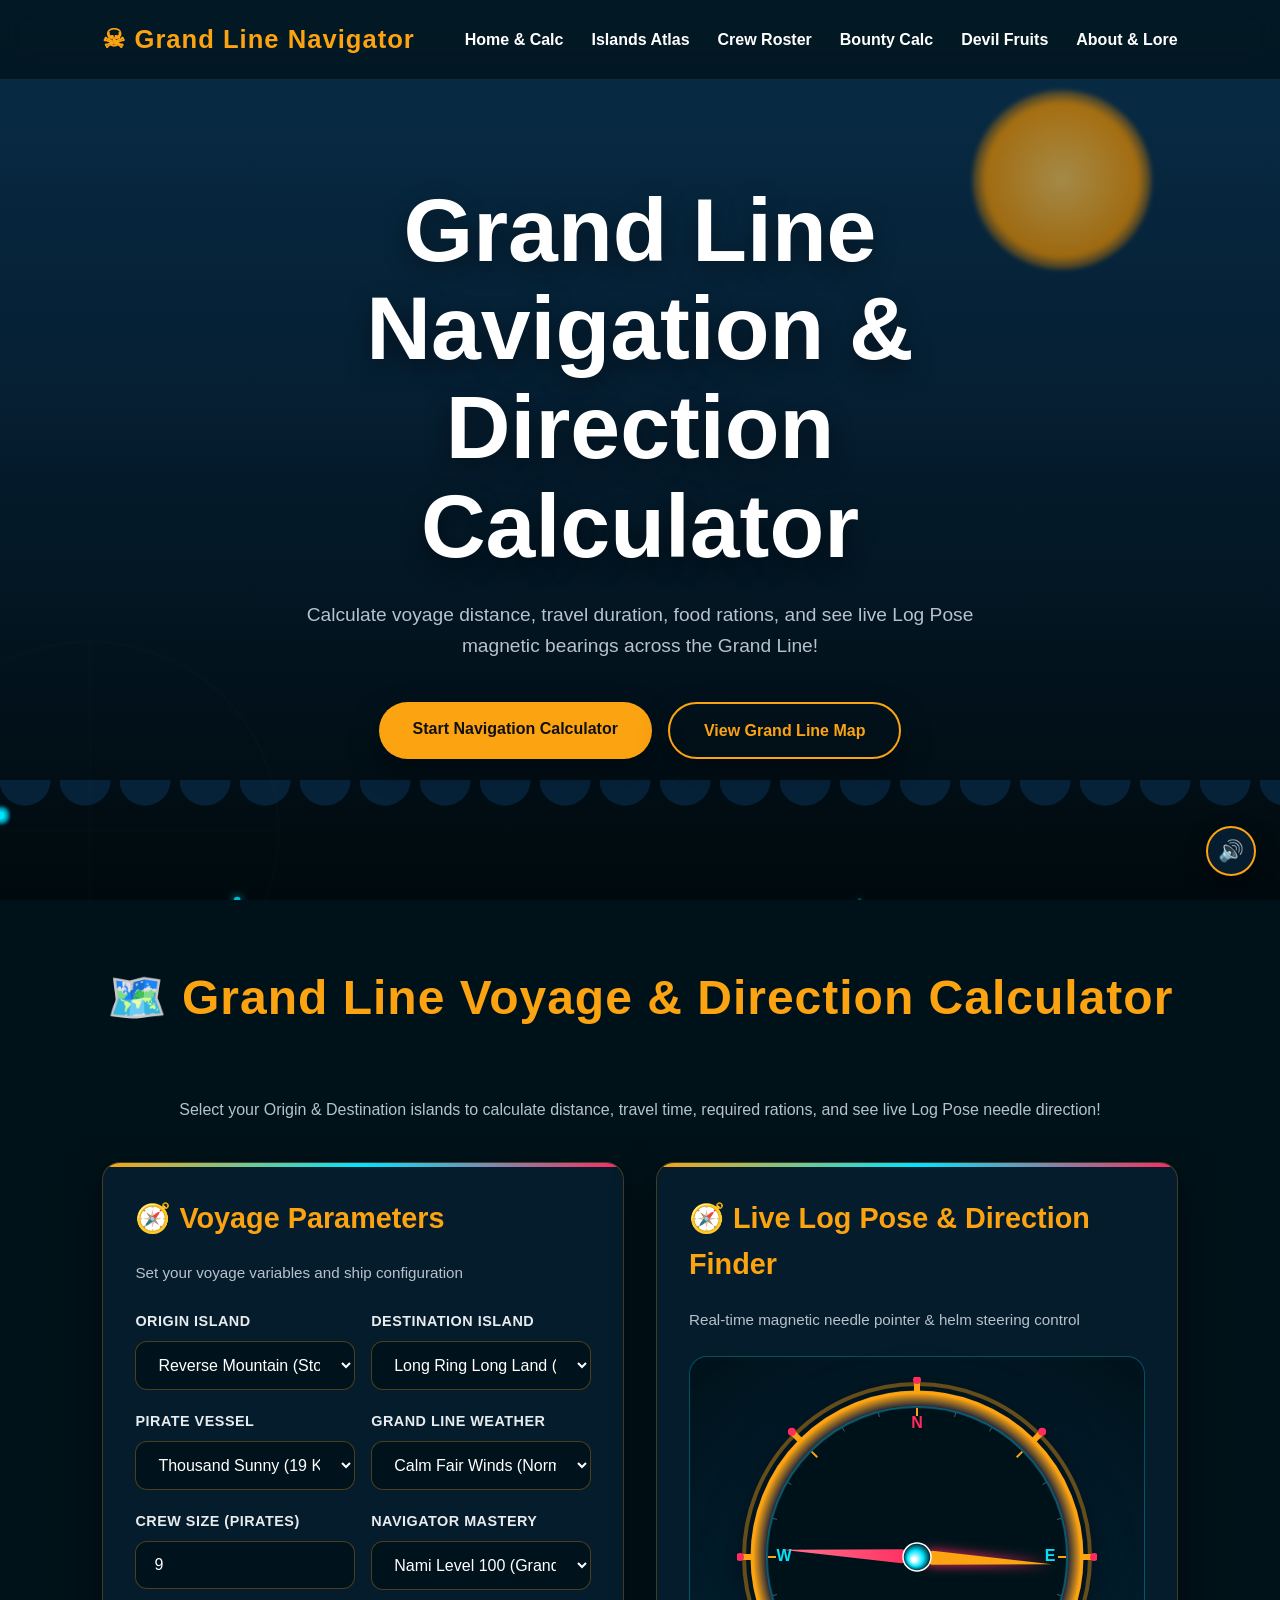
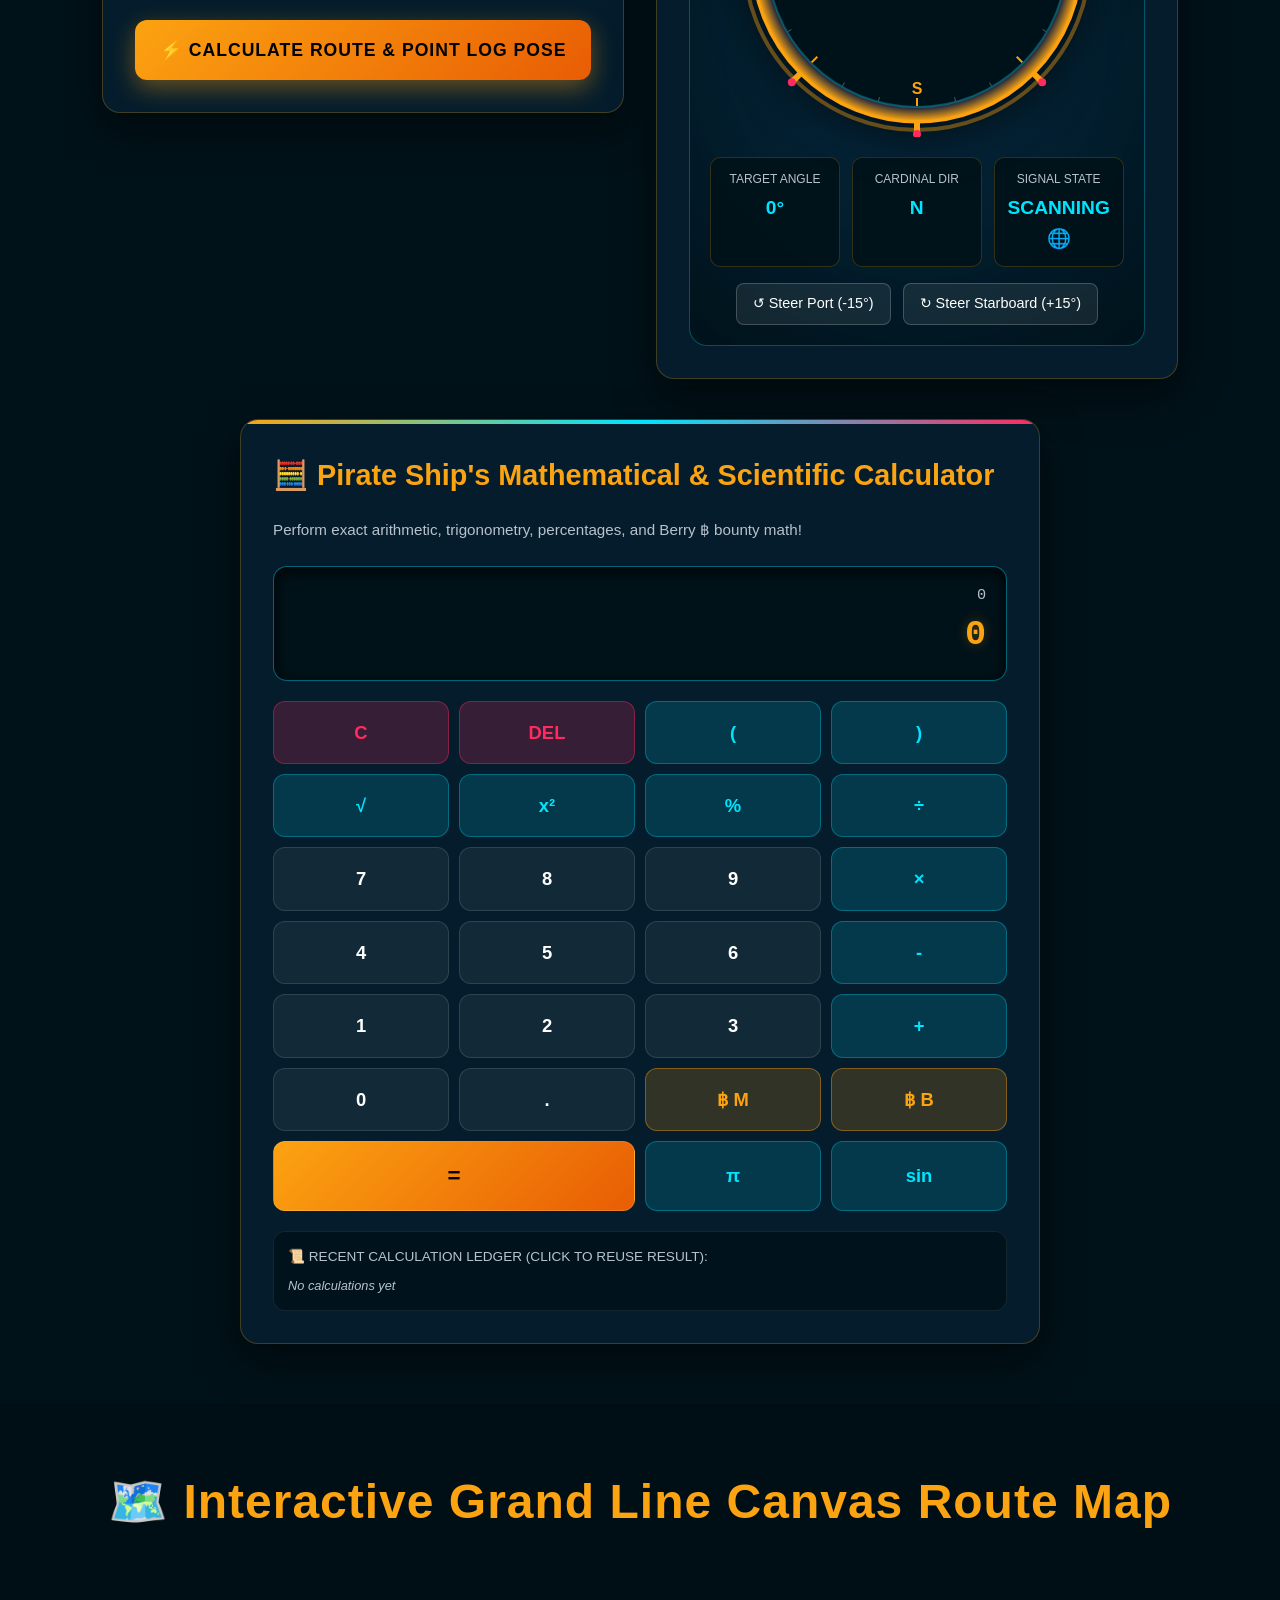
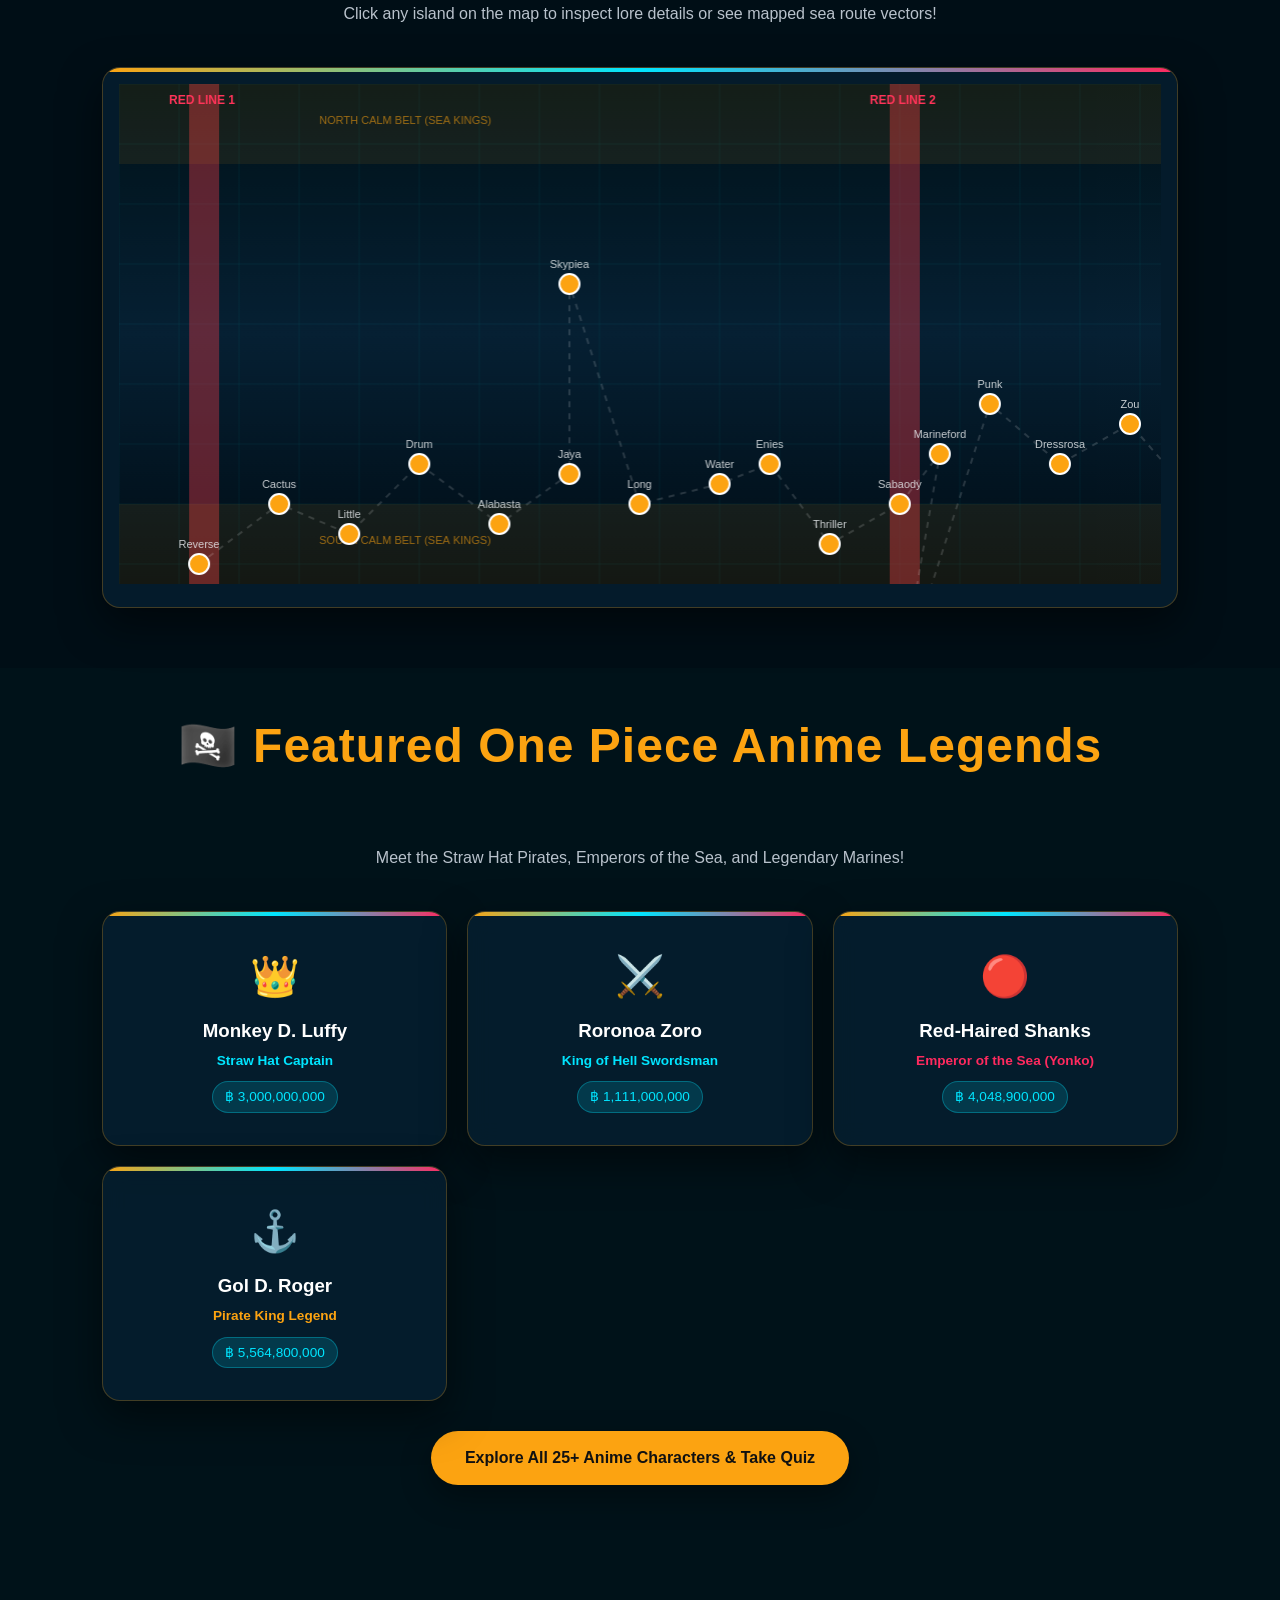
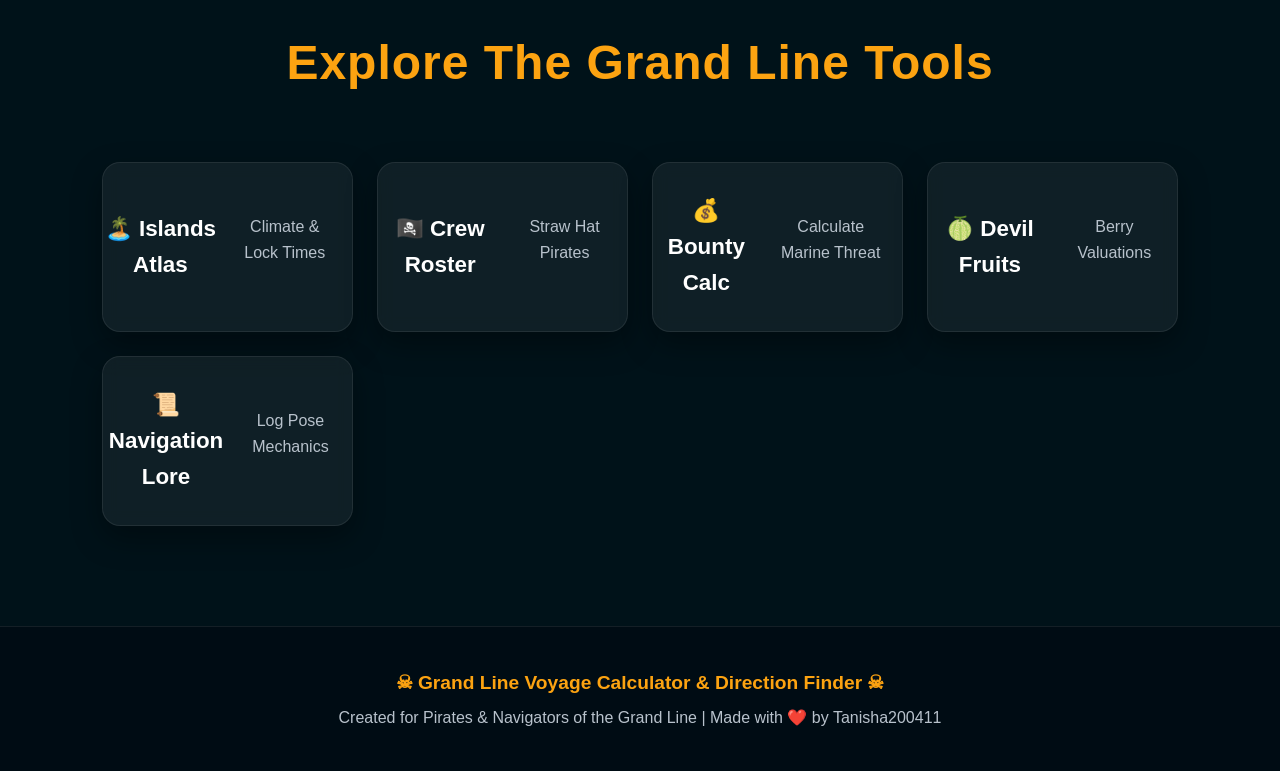
<file: GrandLineCalculator/index.html>
<!DOCTYPE html>
<html lang="en">
<head>
  <meta charset="UTF-8">
  <meta http-equiv="refresh" content="0; url=pages/index.html">
  <title>Redirecting to Grand Line Voyage Calculator...</title>
  <script>
    window.location.href = "pages/index.html";
  </script>
</head>
<body style="background:#001219; color:#fca311; font-family:sans-serif; text-align:center; padding:100px;">
  <h1>☠ Grand Line Voyage Calculator & Direction Finder</h1>
  <p>Redirecting to pirate navigation suite... <a href="pages/index.html" style="color:#00e5ff;">Click here if not redirected</a></p>
</body>
</html>
</file>
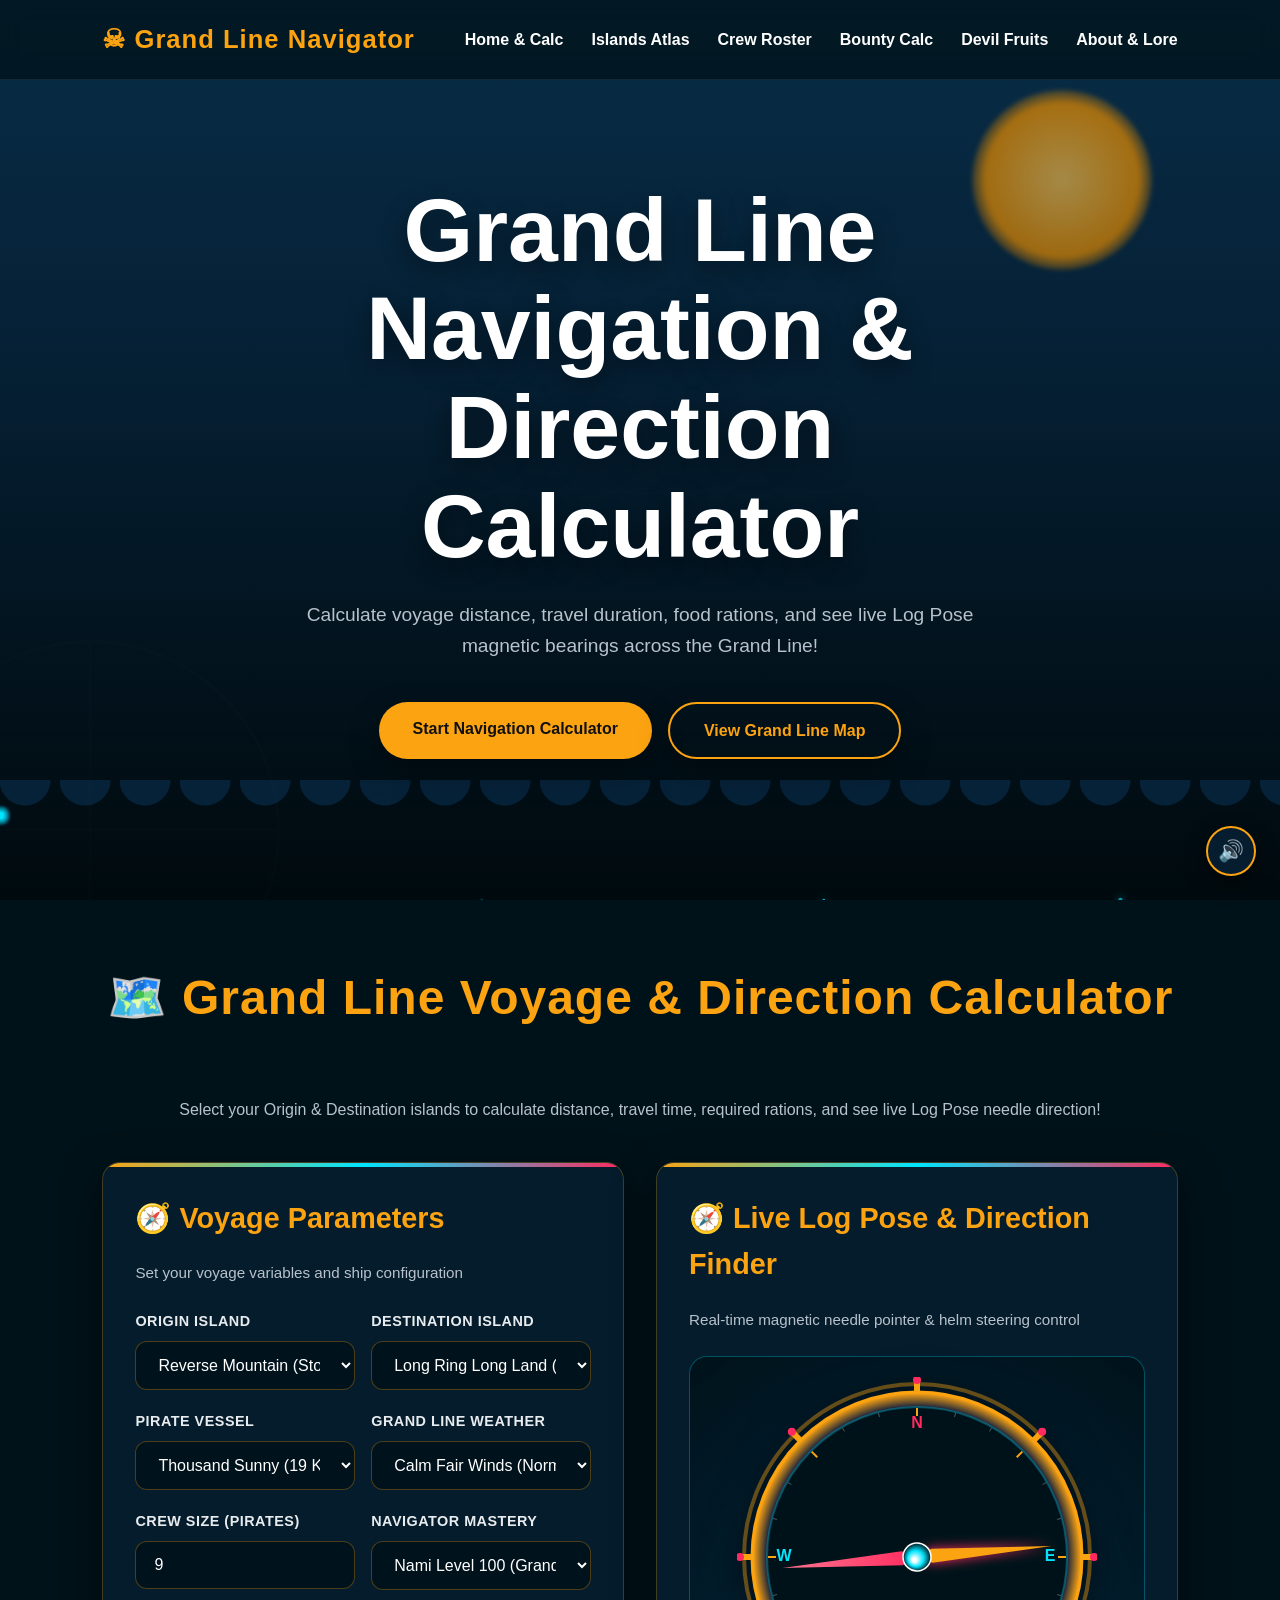
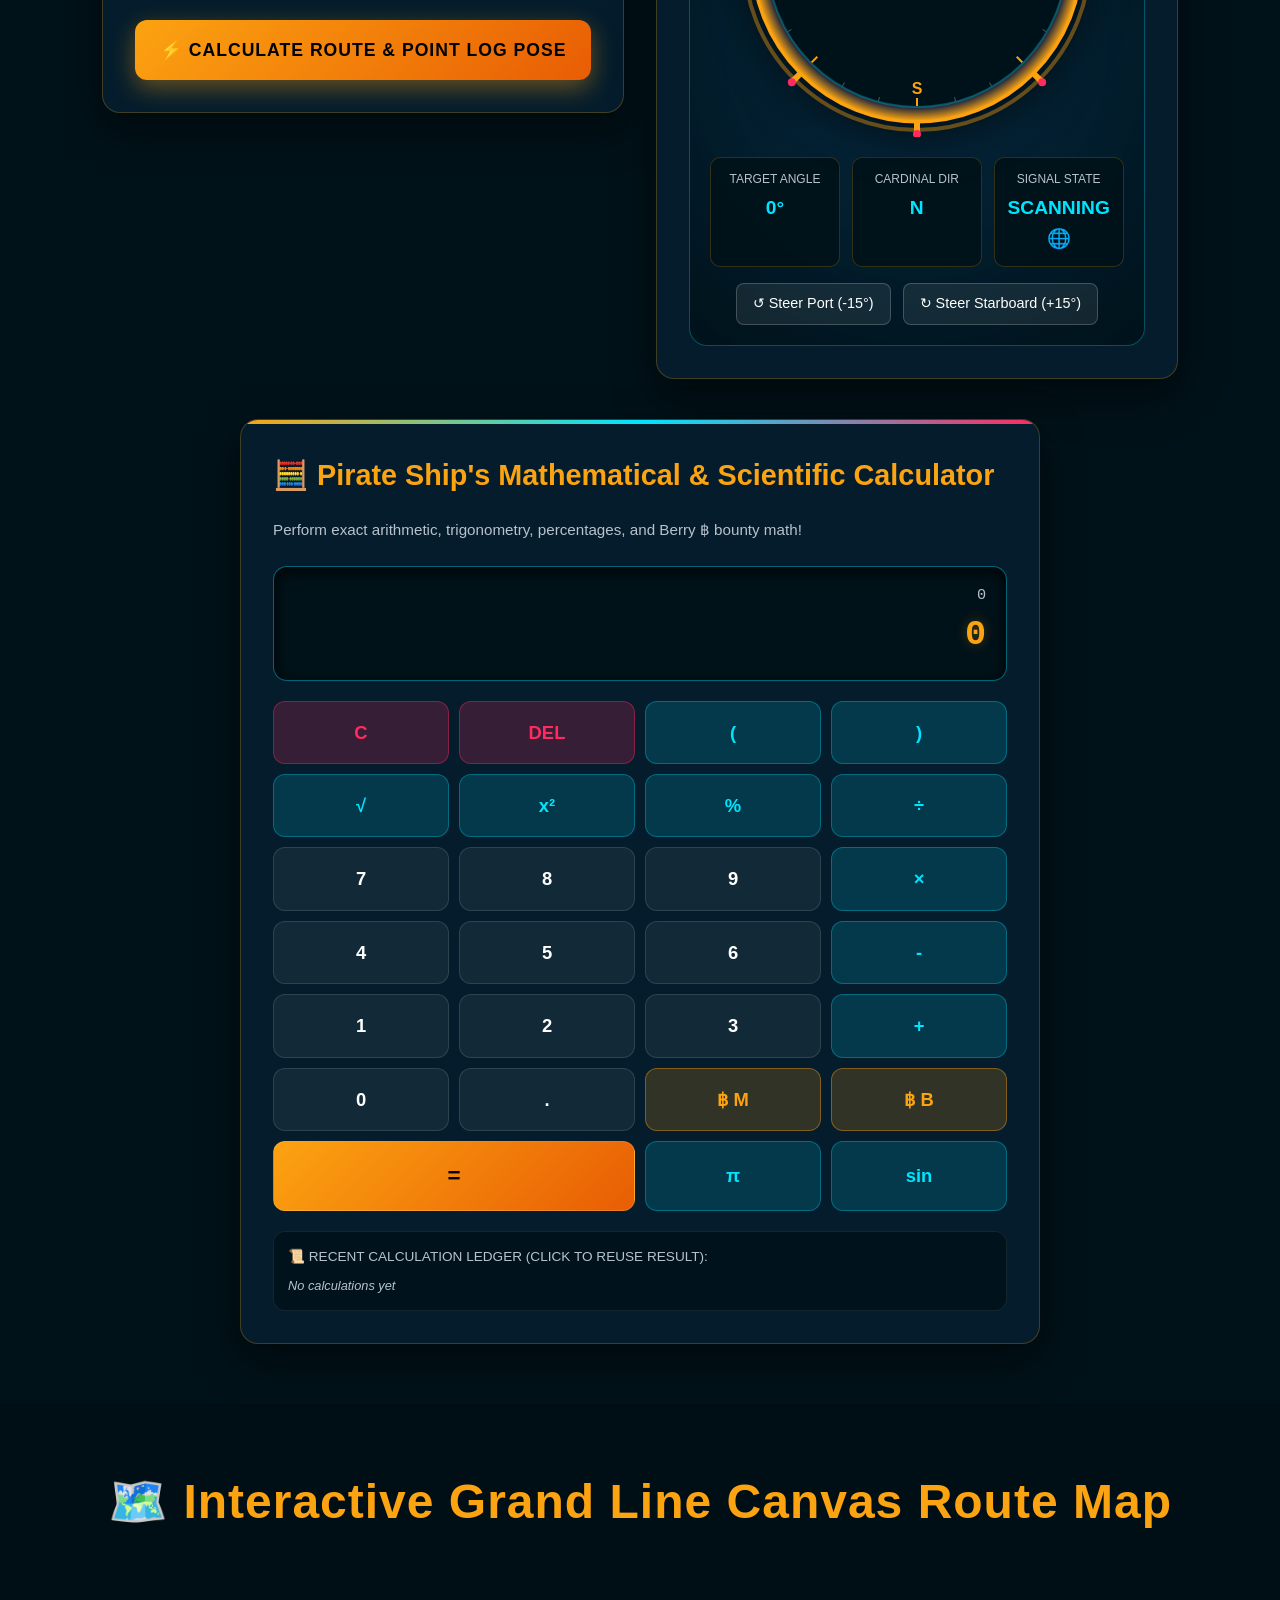
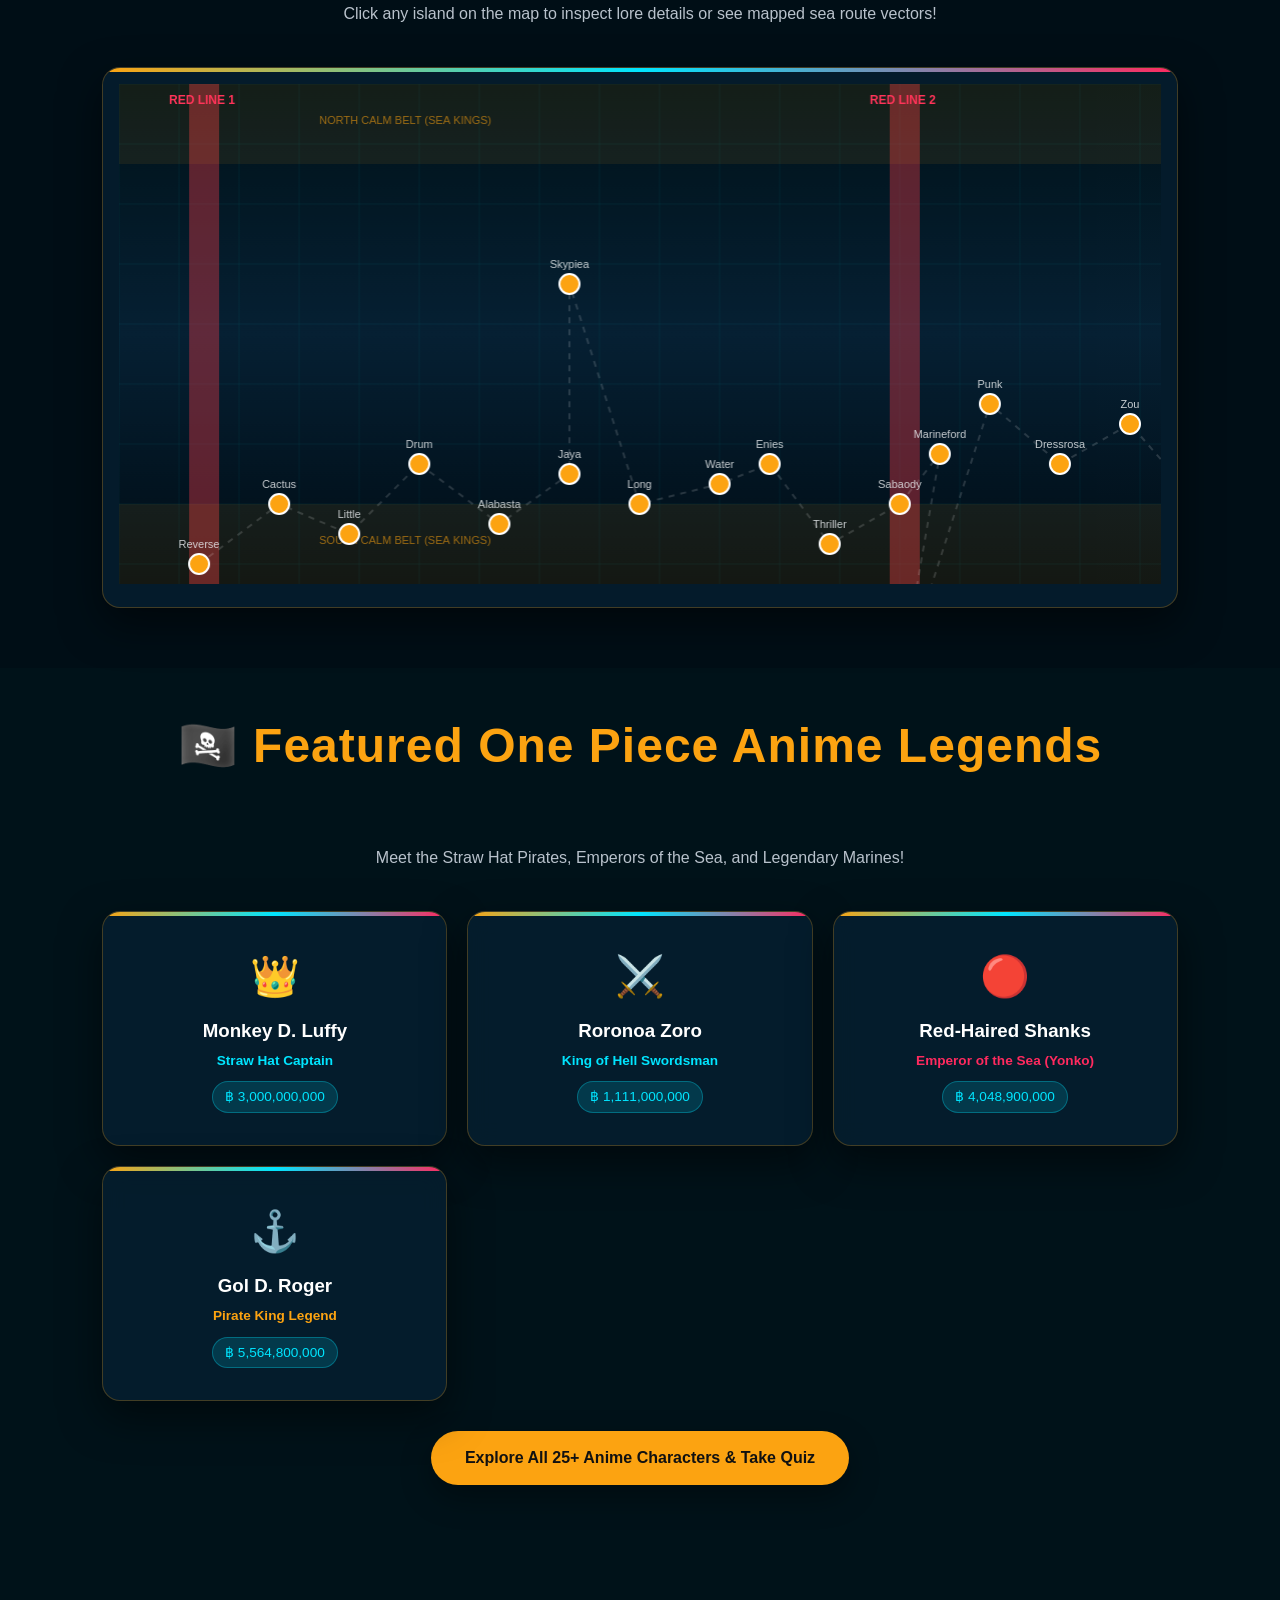
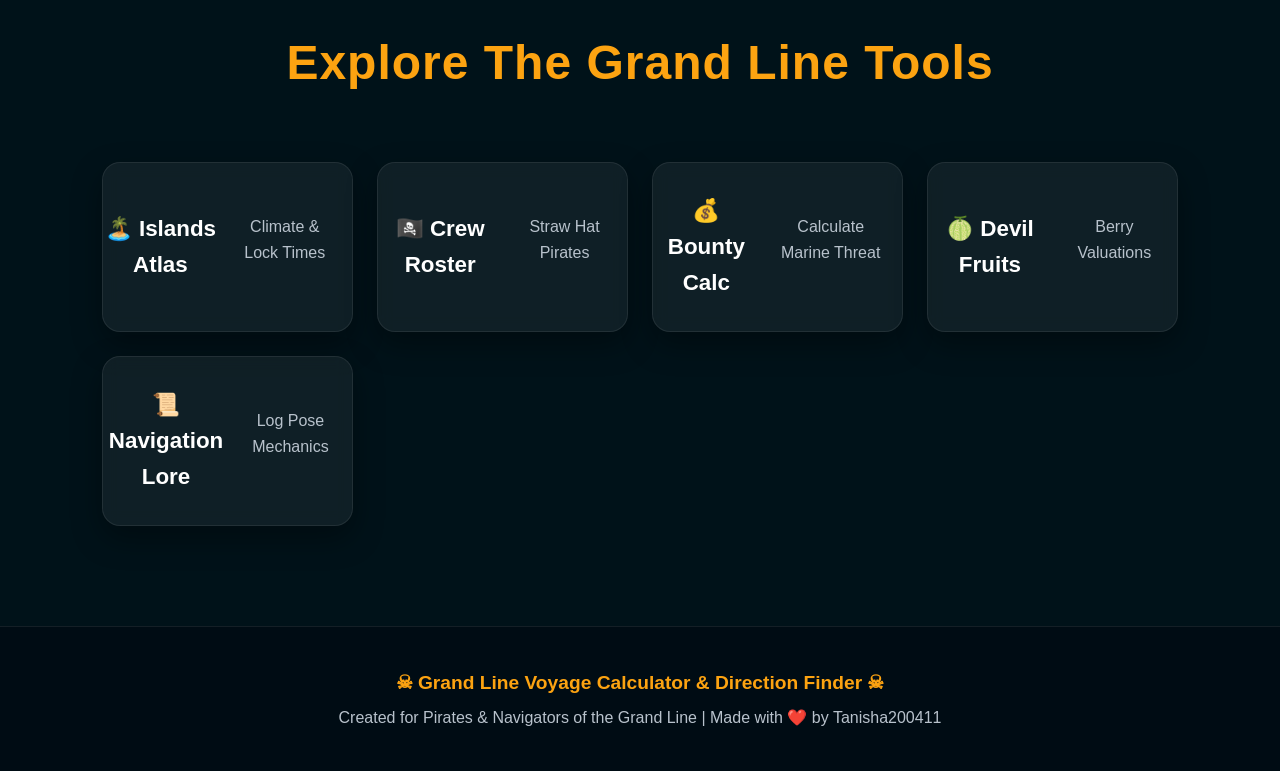
<file: GrandLineCalculator/pages/index.html>
<!DOCTYPE html>
<html lang="en">
<head>
  <meta charset="UTF-8">
  <meta name="viewport" content="width=device-width, initial-scale=1.0">
  <title>Grand Line Voyage Calculator & Direction Finder | One Piece</title>
  <meta name="description" content="Calculate nautical distance, voyage duration, rations, and live Log Pose compass directions between Grand Line islands in One Piece.">

  <link rel="stylesheet" href="../css/variables.css">
  <link rel="stylesheet" href="../css/navbar.css">
  <link rel="stylesheet" href="../css/hero.css">
  <link rel="stylesheet" href="../css/cards.css">
  <link rel="stylesheet" href="../css/calculator.css">
  <link rel="stylesheet" href="../css/map.css">
  <link rel="stylesheet" href="../css/loader.css">
  <link rel="stylesheet" href="../css/animations.css">
  <link rel="stylesheet" href="../css/responsive.css">
  <link rel="stylesheet" href="../css/style.css">
</head>
<body>

<div id="loader">
  <div class="loader-content">
    <div class="skull">☠</div>
    <h1>Grand Line Navigator</h1>
    <p>Calculating Sea Currents & Log Pose Magnetic Signals...</p>
  </div>
</div>

<header>
<nav>
  <div class="logo">☠ Grand Line Navigator</div>
  <div class="menu-btn">☰</div>
  <ul>
    <li><a href="index.html" class="active">Home & Calc</a></li>
    <li><a href="islands.html">Islands Atlas</a></li>
    <li><a href="characters.html">Crew Roster</a></li>
    <li><a href="bounty.html">Bounty Calc</a></li>
    <li><a href="devil-fruits.html">Devil Fruits</a></li>
    <li><a href="about.html">About & Lore</a></li>
  </ul>
</nav>
</header>

<!-- HERO SECTION -->
<section class="hero" id="home">
  <div class="overlay"></div>
  <div class="sun"></div>
  <div class="compass"></div>
  <div class="cloud cloud1"></div>
  <div class="cloud cloud2"></div>

  <div class="hero-content">
    <h1>Grand Line Navigation & Direction Calculator</h1>
    <p>Calculate voyage distance, travel duration, food rations, and see live Log Pose magnetic bearings across the Grand Line!</p>
    <div style="display:flex; gap:16px; justify-content:center; flex-wrap:wrap;">
      <a class="start-btn" href="#calculator">Start Navigation Calculator</a>
      <a class="btn" style="background:transparent; border:2px solid var(--primary); color:var(--primary);" href="#mapSection">View Grand Line Map</a>
    </div>
  </div>

  <div class="waves"></div>
</section>

<!-- MAIN VOYAGE CALCULATOR & DIRECTION COMPASS SECTION -->
<section class="calc-section" id="calculator">
  <div class="container">
    <h2>🗺️ Grand Line Voyage & Direction Calculator</h2>
    <p class="text-center mb-4" style="color:var(--muted)">Select your Origin & Destination islands to calculate distance, travel time, required rations, and see live Log Pose needle direction!</p>

    <div class="calc-grid">
      <!-- Calculator Controls -->
      <div class="calc-card">
        <h3 class="calc-title">🧭 Voyage Parameters</h3>
        <p class="calc-subtitle">Set your voyage variables and ship configuration</p>

        <form id="voyageForm">
          <div class="form-row">
            <div class="form-group">
              <label for="startIsland">Origin Island</label>
              <select id="startIsland" class="form-select"></select>
            </div>
            <div class="form-group">
              <label for="destIsland">Destination Island</label>
              <select id="destIsland" class="form-select"></select>
            </div>
          </div>

          <div class="form-row">
            <div class="form-group">
              <label for="shipType">Pirate Vessel</label>
              <select id="shipType" class="form-select">
                <option value="sunny">Thousand Sunny (19 Knots - Coup de Burst)</option>
                <option value="merry">Going Merry (11 Knots - Classic Caravel)</option>
                <option value="oro">Oro Jackson (24 Knots - Pirate King Flagship)</option>
                <option value="polar">Polar Tang (16 Knots - Submarine)</option>
                <option value="marine">Marine Battleship (15 Knots)</option>
              </select>
            </div>
            <div class="form-group">
              <label for="weatherCond">Grand Line Weather</label>
              <select id="weatherCond" class="form-select">
                <option value="calm">Calm Fair Winds (Normal)</option>
                <option value="calm_belt">Calm Belt (No Wind / Sea Kings)</option>
                <option value="aqua_laguna">Aqua Laguna / Ocean Storm</option>
                <option value="knock_up">Knock-Up Stream (Sky Route)</option>
                <option value="heavy_fog">Florian Triangle Fog</option>
              </select>
            </div>
          </div>

          <div class="form-row">
            <div class="form-group">
              <label for="crewCount">Crew Size (Pirates)</label>
              <input type="number" id="crewCount" class="form-control" value="9" min="1" max="100">
            </div>
            <div class="form-group">
              <label for="navSkill">Navigator Mastery</label>
              <select id="navSkill" class="form-select">
                <option value="nami">Nami Level 100 (Grand Line Genius)</option>
                <option value="veteran">Veteran Navigator</option>
                <option value="beginner">Novice Pirate</option>
              </select>
            </div>
          </div>

          <button type="button" id="calculateVoyageBtn" class="btn-calc">⚡ Calculate Route & Point Log Pose</button>
        </form>
      </div>

      <!-- Live Direction Log Pose Visualizer -->
      <div class="calc-card">
        <h3 class="calc-title">🧭 Live Log Pose & Direction Finder</h3>
        <p class="calc-subtitle">Real-time magnetic needle pointer & helm steering control</p>

        <div class="compass-container">
          <canvas id="compassCanvas"></canvas>

          <div class="compass-readout">
            <div class="readout-box">
              <div class="readout-label">Target Angle</div>
              <div class="readout-value" id="bearingReadout">0°</div>
            </div>
            <div class="readout-box">
              <div class="readout-label">Cardinal Dir</div>
              <div class="readout-value" id="cardinalReadout">N</div>
            </div>
            <div class="readout-box">
              <div class="readout-label">Signal State</div>
              <div class="readout-value" id="lockReadout">SCANNING 🌐</div>
            </div>
          </div>

          <div class="helm-controls">
            <button class="btn-helm" onclick="if(grandLogPose) grandLogPose.rotateHelm(-15)">↺ Steer Port (-15°)</button>
            <button class="btn-helm" onclick="if(grandLogPose) grandLogPose.rotateHelm(15)">↻ Steer Starboard (+15°)</button>
          </div>
        </div>
      </div>
    </div>

    <!-- PIRATE SHIP MATHEMATICAL & SCIENTIFIC CALCULATOR -->
    <div class="calc-card" id="mathCalculatorSection" style="margin-top:40px; max-width:800px; margin-left:auto; margin-right:auto;">
      <h3 class="calc-title">🧮 Pirate Ship's Mathematical & Scientific Calculator</h3>
      <p class="calc-subtitle">Perform exact arithmetic, trigonometry, percentages, and Berry ฿ bounty math!</p>

      <div class="math-display-screen">
        <div class="math-expr-line" id="mathExprDisplay">0</div>
        <div class="math-res-line" id="mathResDisplay">0</div>
      </div>

      <div class="math-keypad">
        <button class="math-key action-key" onclick="pirateMathCalc.clearAll()">C</button>
        <button class="math-key action-key" onclick="pirateMathCalc.deleteChar()">DEL</button>
        <button class="math-key operator" onclick="pirateMathCalc.appendChar('(')">(</button>
        <button class="math-key operator" onclick="pirateMathCalc.appendChar(')')">)</button>

        <button class="math-key operator" onclick="pirateMathCalc.appendFunction('sqrt')">√</button>
        <button class="math-key operator" onclick="pirateMathCalc.appendFunction('sq')">x²</button>
        <button class="math-key operator" onclick="pirateMathCalc.appendChar('%')">%</button>
        <button class="math-key operator" onclick="pirateMathCalc.appendChar('÷')">÷</button>

        <button class="math-key" onclick="pirateMathCalc.appendChar('7')">7</button>
        <button class="math-key" onclick="pirateMathCalc.appendChar('8')">8</button>
        <button class="math-key" onclick="pirateMathCalc.appendChar('9')">9</button>
        <button class="math-key operator" onclick="pirateMathCalc.appendChar('×')">×</button>

        <button class="math-key" onclick="pirateMathCalc.appendChar('4')">4</button>
        <button class="math-key" onclick="pirateMathCalc.appendChar('5')">5</button>
        <button class="math-key" onclick="pirateMathCalc.appendChar('6')">6</button>
        <button class="math-key operator" onclick="pirateMathCalc.appendChar('-')">-</button>

        <button class="math-key" onclick="pirateMathCalc.appendChar('1')">1</button>
        <button class="math-key" onclick="pirateMathCalc.appendChar('2')">2</button>
        <button class="math-key" onclick="pirateMathCalc.appendChar('3')">3</button>
        <button class="math-key operator" onclick="pirateMathCalc.appendChar('+')">+</button>

        <button class="math-key" onclick="pirateMathCalc.appendChar('0')">0</button>
        <button class="math-key" onclick="pirateMathCalc.appendChar('.')">.</button>
        <button class="math-key berry-key" onclick="pirateMathCalc.appendMultiplier('M')" title="Multiply by 1 Million (1,000,000)">฿ M</button>
        <button class="math-key berry-key" onclick="pirateMathCalc.appendMultiplier('B')" title="Multiply by 1 Billion (1,000,000,000)">฿ B</button>

        <button class="math-key equals-key" onclick="pirateMathCalc.calculate()">=</button>
        <button class="math-key operator" onclick="pirateMathCalc.appendChar('π')">π</button>
        <button class="math-key operator" onclick="pirateMathCalc.appendFunction('sin')">sin</button>
      </div>

      <div class="math-history-container">
        <div class="math-history-title">📜 Recent Calculation Ledger (Click to reuse result):</div>
        <ul class="math-history-list" id="mathHistoryList">
          <li style="color:var(--muted); font-size:0.8rem; font-style:italic;">No calculations yet</li>
        </ul>
      </div>
    </div>

    <!-- Voyage Results Display -->
    <div class="results-card" id="voyageResults">
      <div class="result-header">
        <h3>⛵ Calculated Voyage Route Summary</h3>
        <span class="result-badge">Log Pose Signal Locked</span>
      </div>

      <div class="result-metrics">
        <div class="metric-item">
          <div class="metric-val" id="resDistance">0 NM</div>
          <div class="metric-lbl">Nautical Distance</div>
        </div>
        <div class="metric-item">
          <div class="metric-val" id="resLeagues">0 Leagues</div>
          <div class="metric-lbl">Sea Leagues</div>
        </div>
        <div class="metric-item">
          <div class="metric-val" id="resDays">0 Days</div>
          <div class="metric-lbl">Estimated Travel Time</div>
        </div>
        <div class="metric-item">
          <div class="metric-val" id="resMeat">0 kg</div>
          <div class="metric-lbl">Meat Rations 🍖</div>
        </div>
        <div class="metric-item">
          <div class="metric-val" id="resWater">0 L</div>
          <div class="metric-lbl">Fresh Water 💧</div>
        </div>
        <div class="metric-item">
          <div class="metric-val" id="resLockTime">Instant</div>
          <div class="metric-lbl">Log Pose Lock Time</div>
        </div>
        <div class="metric-item">
          <div class="metric-val" id="resBerries">฿ 0</div>
          <div class="metric-lbl">Estimated Voyage Budget</div>
        </div>
      </div>

      <div class="direction-highlight">
        <h4>Compass Steering Vector & Direction:</h4>
        <div class="vector-text" id="resVectorText">NORTH (N 0°)</div>
      </div>
    </div>
  </div>
</section>

<!-- INTERACTIVE GRAND LINE ROUTE MAP SECTION -->
<section class="calc-section" id="mapSection" style="background: rgba(0, 12, 20, 0.6);">
  <div class="container">
    <h2>🗺️ Interactive Grand Line Canvas Route Map</h2>
    <p class="text-center mb-4" style="color:var(--muted)">Click any island on the map to inspect lore details or see mapped sea route vectors!</p>

    <div class="calc-card" style="padding:16px;">
      <div style="width:100%; overflow-x:auto;">
        <canvas id="grandLineMapCanvas"></canvas>
      </div>
    </div>
  </div>
</section>

<!-- FEATURED ANIME LEGENDS SHOWCASE -->
<section class="calc-section" id="featuredCharacters" style="padding-top:40px; padding-bottom:40px;">
  <div class="container">
    <h2>🏴‍☠️ Featured One Piece Anime Legends</h2>
    <p class="text-center mb-4" style="color:var(--muted)">Meet the Straw Hat Pirates, Emperors of the Sea, and Legendary Marines!</p>

    <div style="display:grid; grid-template-columns:repeat(auto-fit, minmax(260px, 1fr)); gap:20px;">
      <div class="calc-card" style="text-align:center;">
        <span style="font-size:2.5rem;">👑</span>
        <h3 style="color:#ffffff; margin:8px 0 4px;">Monkey D. Luffy</h3>
        <p style="color:#00e5ff; font-size:0.85rem; font-weight:700;">Straw Hat Captain</p>
        <span class="result-badge" style="margin-top:10px; display:inline-block;">฿ 3,000,000,000</span>
      </div>
      <div class="calc-card" style="text-align:center;">
        <span style="font-size:2.5rem;">⚔️</span>
        <h3 style="color:#ffffff; margin:8px 0 4px;">Roronoa Zoro</h3>
        <p style="color:#00e5ff; font-size:0.85rem; font-weight:700;">King of Hell Swordsman</p>
        <span class="result-badge" style="margin-top:10px; display:inline-block;">฿ 1,111,000,000</span>
      </div>
      <div class="calc-card" style="text-align:center;">
        <span style="font-size:2.5rem;">🔴</span>
        <h3 style="color:#ffffff; margin:8px 0 4px;">Red-Haired Shanks</h3>
        <p style="color:#ff2a5f; font-size:0.85rem; font-weight:700;">Emperor of the Sea (Yonko)</p>
        <span class="result-badge" style="margin-top:10px; display:inline-block;">฿ 4,048,900,000</span>
      </div>
      <div class="calc-card" style="text-align:center;">
        <span style="font-size:2.5rem;">⚓</span>
        <h3 style="color:#ffffff; margin:8px 0 4px;">Gol D. Roger</h3>
        <p style="color:#fca311; font-size:0.85rem; font-weight:700;">Pirate King Legend</p>
        <span class="result-badge" style="margin-top:10px; display:inline-block;">฿ 5,564,800,000</span>
      </div>
    </div>

    <div style="text-align:center; margin-top:30px;">
      <a href="characters.html" class="start-btn">Explore All 25+ Anime Characters & Take Quiz</a>
    </div>
  </div>
</section>

<!-- EXPLORE NAVIGATION CARDS -->
<section class="explore">
  <div class="container">
    <h2>Explore The Grand Line Tools</h2>
    <div class="cards">
      <a class="card" href="islands.html"><h3>🏝️ Islands Atlas</h3><p>Climate & Lock Times</p></a>
      <a class="card" href="characters.html"><h3>🏴‍☠️ Crew Roster</h3><p>Straw Hat Pirates</p></a>
      <a class="card" href="bounty.html"><h3>💰 Bounty Calc</h3><p>Calculate Marine Threat</p></a>
      <a class="card" href="devil-fruit.html"><h3>🍈 Devil Fruits</h3><p>Berry Valuations</p></a>
      <a class="card" href="about.html"><h3>📜 Navigation Lore</h3><p>Log Pose Mechanics</p></a>
    </div>
  </div>
</section>

<footer>
  <p>☠ Grand Line Voyage Calculator & Direction Finder ☠</p>
  <p>Created for Pirates & Navigators of the Grand Line | Made with ❤️ by Tanisha200411</p>
</footer>

<button class="audio-toggle-btn" id="audioToggleBtn" title="Toggle Sound Effects">🔊</button>

<script src="../js/audio.js"></script>
<script src="../js/navbar.js"></script>
<script src="../js/hero.js"></script>
<script src="../js/cards.js"></script>
<script src="../js/compass.js"></script>
<script src="../js/calculator.js"></script>
<script src="../js/math-calc.js"></script>
<script src="../js/map.js"></script>
<script src="../js/particles.js"></script>
<script src="../js/loader.js"></script>
<script src="../js/main.js"></script>

<script>
document.getElementById('audioToggleBtn')?.addEventListener('click', () => {
  const isMuted = sfx.toggleMute();
  document.getElementById('audioToggleBtn').innerText = isMuted ? '🔇' : '🔊';
});
</script>

</body>
</html>
</file>
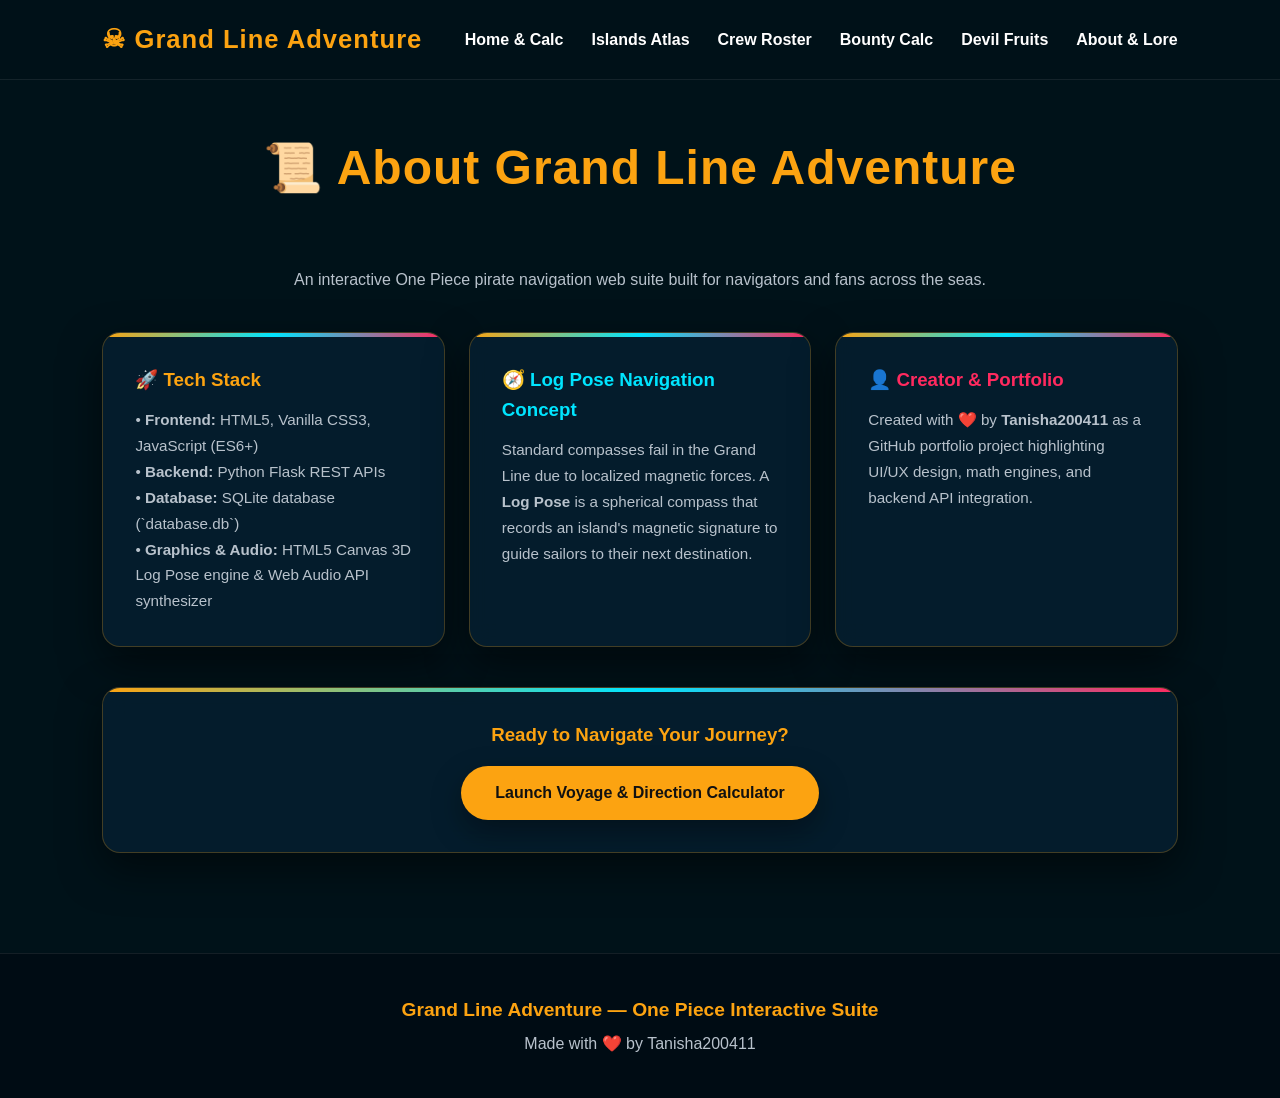
<file: GrandLineCalculator/pages/about.html>
<!DOCTYPE html>
<html lang="en">
<head>
  <meta charset="UTF-8">
  <meta name="viewport" content="width=device-width, initial-scale=1.0">
  <title>About Grand Line Adventure | Lore & Tech Stack</title>

  <link rel="stylesheet" href="../css/variables.css">
  <link rel="stylesheet" href="../css/navbar.css">
  <link rel="stylesheet" href="../css/cards.css">
  <link rel="stylesheet" href="../css/calculator.css">
  <link rel="stylesheet" href="../css/loader.css">
  <link rel="stylesheet" href="../css/responsive.css">
  <link rel="stylesheet" href="../css/style.css">
</head>
<body>

<div id="loader">
  <div class="loader-content">
    <div class="skull">☠</div>
    <h1>Grand Line Archives</h1>
    <p>Opening Project Records...</p>
  </div>
</div>

<header>
<nav>
  <div class="logo">☠ Grand Line Adventure</div>
  <div class="menu-btn">☰</div>
  <ul>
    <li><a href="index.html">Home & Calc</a></li>
    <li><a href="islands.html">Islands Atlas</a></li>
    <li><a href="characters.html">Crew Roster</a></li>
    <li><a href="bounty.html">Bounty Calc</a></li>
    <li><a href="devil-fruits.html">Devil Fruits</a></li>
    <li><a href="about.html" class="active">About & Lore</a></li>
  </ul>
</nav>
</header>

<section style="padding-top:130px;">
  <div class="container">
    <h2>📜 About Grand Line Adventure</h2>
    <p class="text-center" style="color:var(--muted); max-width:700px; margin:0 auto 40px;">An interactive One Piece pirate navigation web suite built for navigators and fans across the seas.</p>

    <div style="display:grid; grid-template-columns:repeat(auto-fit, minmax(300px, 1fr)); gap:24px;">
      <div class="calc-card">
        <h3 style="color:var(--primary); margin-bottom:12px;">🚀 Tech Stack</h3>
        <p style="color:var(--muted); font-size:0.95rem; line-height:1.7;">
          • <strong>Frontend:</strong> HTML5, Vanilla CSS3, JavaScript (ES6+)<br>
          • <strong>Backend:</strong> Python Flask REST APIs<br>
          • <strong>Database:</strong> SQLite database (`database.db`)<br>
          • <strong>Graphics & Audio:</strong> HTML5 Canvas 3D Log Pose engine & Web Audio API synthesizer
        </p>
      </div>

      <div class="calc-card">
        <h3 style="color:#00e5ff; margin-bottom:12px;">🧭 Log Pose Navigation Concept</h3>
        <p style="color:var(--muted); font-size:0.95rem; line-height:1.7;">
          Standard compasses fail in the Grand Line due to localized magnetic forces. A <strong>Log Pose</strong> is a spherical compass that records an island's magnetic signature to guide sailors to their next destination.
        </p>
      </div>

      <div class="calc-card">
        <h3 style="color:#ff2a5f; margin-bottom:12px;">👤 Creator & Portfolio</h3>
        <p style="color:var(--muted); font-size:0.95rem; line-height:1.7;">
          Created with ❤️ by <strong>Tanisha200411</strong> as a GitHub portfolio project highlighting UI/UX design, math engines, and backend API integration.
        </p>
      </div>
    </div>

    <div class="calc-card" style="margin-top:40px; text-align:center;">
      <h3 style="color:var(--primary); margin-bottom:16px;"> Ready to Navigate Your Journey?</h3>
      <a href="index.html#calculator" class="start-btn">Launch Voyage & Direction Calculator</a>
    </div>
  </div>
</section>

<footer>
  <p>Grand Line Adventure — One Piece Interactive Suite</p>
  <p>Made with ❤️ by Tanisha200411</p>
</footer>

<script src="../js/navbar.js"></script>
<script src="../js/loader.js"></script>
<script src="../js/cards.js"></script>
</body>
</html>
</file>
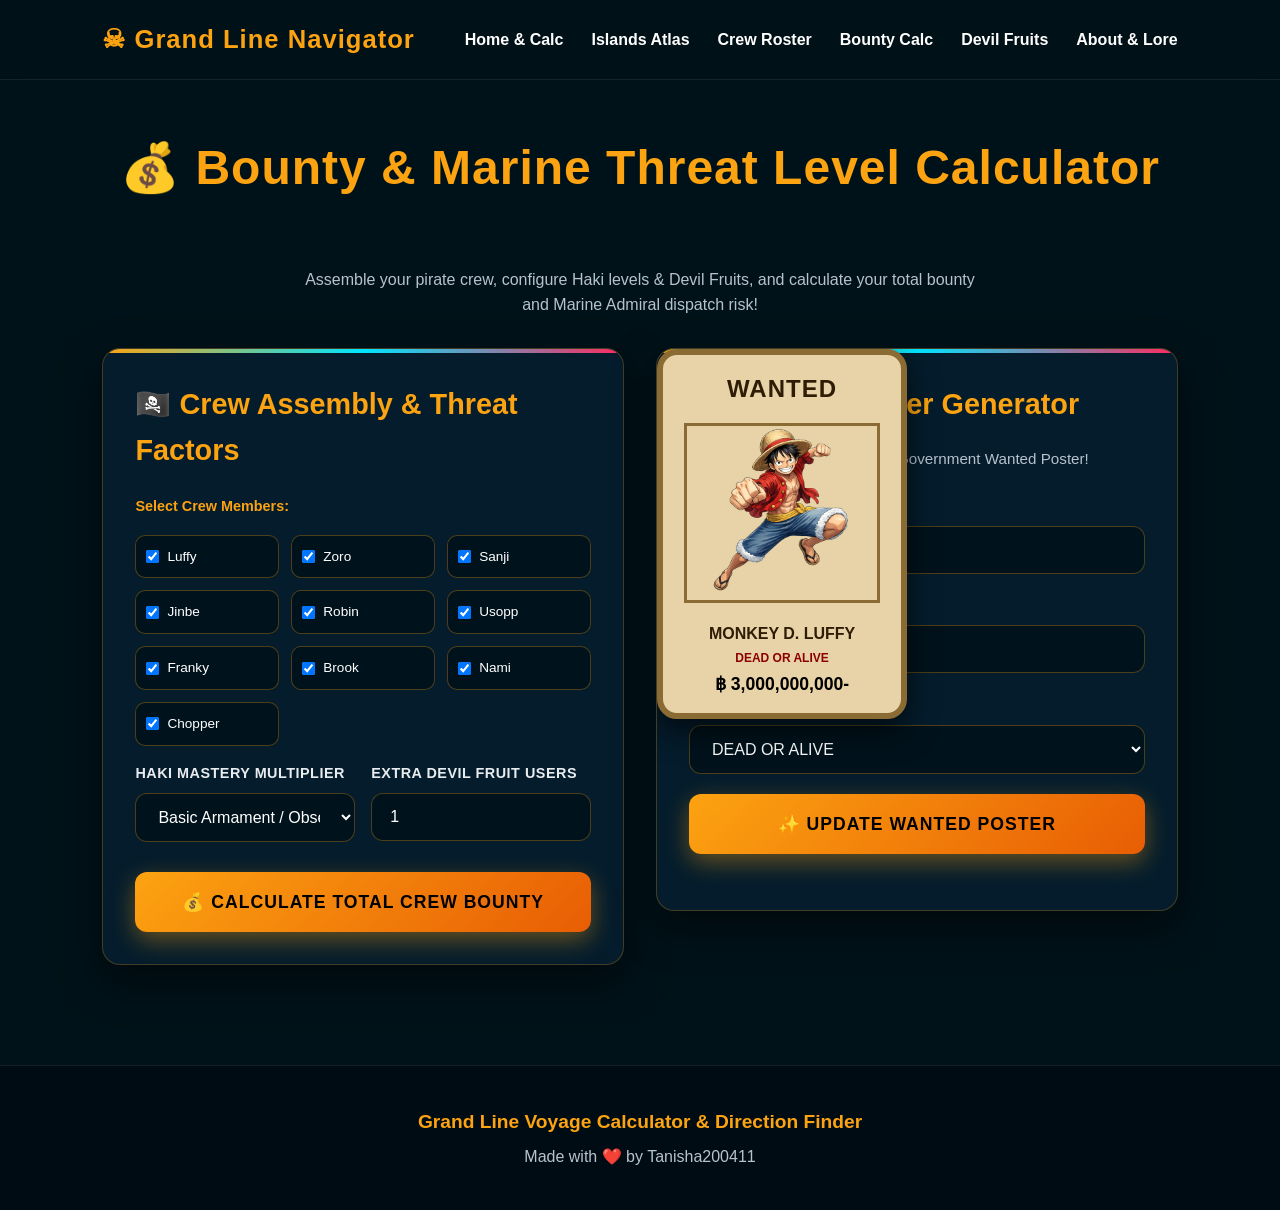
<file: GrandLineCalculator/pages/bounty.html>
<!DOCTYPE html>
<html lang="en">
<head>
  <meta charset="UTF-8">
  <meta name="viewport" content="width=device-width, initial-scale=1.0">
  <title>Pirate Crew Bounty & Marine Threat Calculator</title>

  <link rel="stylesheet" href="../css/variables.css">
  <link rel="stylesheet" href="../css/navbar.css">
  <link rel="stylesheet" href="../css/cards.css">
  <link rel="stylesheet" href="../css/calculator.css">
  <link rel="stylesheet" href="../css/bounty.css">
  <link rel="stylesheet" href="../css/loader.css">
  <link rel="stylesheet" href="../css/responsive.css">
  <link rel="stylesheet" href="../css/style.css">
  <style>
    .crew-chk-grid {
      display: grid;
      grid-template-columns: repeat(auto-fill, minmax(140px, 1fr));
      gap: 12px;
      margin: 16px 0;
    }
    .chk-label {
      background: rgba(0, 18, 25, 0.8);
      border: 1px solid rgba(252, 163, 17, 0.3);
      padding: 10px;
      border-radius: 10px;
      cursor: pointer;
      display: flex;
      align-items: center;
      gap: 8px;
      font-size: 0.85rem;
      color: #fff;
    }
  </style>
</head>
<body>

<div id="loader">
  <div class="loader-content">
    <div class="skull">☠</div>
    <h1>Marine Bounty Headquarters</h1>
    <p>Retrieving World Government Wanted Files...</p>
  </div>
</div>

<header>
<nav>
  <div class="logo">☠ Grand Line Navigator</div>
  <div class="menu-btn">☰</div>
  <ul>
    <li><a href="index.html">Home & Calc</a></li>
    <li><a href="islands.html">Islands Atlas</a></li>
    <li><a href="characters.html">Crew Roster</a></li>
    <li><a href="bounty.html" class="active">Bounty Calc</a></li>
    <li><a href="devil-fruits.html">Devil Fruits</a></li>
    <li><a href="about.html">About & Lore</a></li>
  </ul>
</nav>
</header>

<section style="padding-top:130px;">
  <div class="container">
    <h2>💰 Bounty & Marine Threat Level Calculator</h2>
    <p class="text-center" style="color:var(--muted); max-width:700px; margin:0 auto 30px;">Assemble your pirate crew, configure Haki levels & Devil Fruits, and calculate your total bounty and Marine Admiral dispatch risk!</p>

    <div class="calc-grid">
      <!-- Bounty Calculator -->
      <div class="calc-card">
        <h3 class="calc-title">🏴‍☠️ Crew Assembly & Threat Factors</h3>

        <form id="bountyForm">
          <label style="color:var(--primary); font-size:0.9rem; font-weight:700;">Select Crew Members:</label>
          <div class="crew-chk-grid">
            <label class="chk-label"><input type="checkbox" id="chkLuffy" checked> Luffy</label>
            <label class="chk-label"><input type="checkbox" id="chkZoro" checked> Zoro</label>
            <label class="chk-label"><input type="checkbox" id="chkSanji" checked> Sanji</label>
            <label class="chk-label"><input type="checkbox" id="chkJinbe" checked> Jinbe</label>
            <label class="chk-label"><input type="checkbox" id="chkRobin" checked> Robin</label>
            <label class="chk-label"><input type="checkbox" id="chkUsopp" checked> Usopp</label>
            <label class="chk-label"><input type="checkbox" id="chkFranky" checked> Franky</label>
            <label class="chk-label"><input type="checkbox" id="chkBrook" checked> Brook</label>
            <label class="chk-label"><input type="checkbox" id="chkNami" checked> Nami</label>
            <label class="chk-label"><input type="checkbox" id="chkChopper" checked> Chopper</label>
          </div>

          <div class="form-row">
            <div class="form-group">
              <label for="hakiMultiplier">Haki Mastery Multiplier</label>
              <select id="hakiMultiplier" class="form-select">
                <option value="1.0">Basic Armament / Observation (1.0x)</option>
                <option value="1.5">Advanced Conqueror's Haki (1.5x)</option>
                <option value="2.0">Awakened Haki Master (2.0x)</option>
              </select>
            </div>
            <div class="form-group">
              <label for="fruitCount">Extra Devil Fruit Users</label>
              <input type="number" id="fruitCount" class="form-control" value="1" min="0" max="10">
            </div>
          </div>

          <button type="button" id="calcBountyBtn" class="btn-calc">💰 Calculate Total Crew Bounty</button>
        </form>

        <div class="results-card" id="bountyResults" style="margin-top:20px; display:none;">
          <div class="result-header">
            <h3>📜 World Government Bounties</h3>
          </div>
          <div class="result-metrics">
            <div class="metric-item">
              <div class="metric-val" id="totalBountyVal" style="color:#fca311;">฿ 0</div>
              <div class="metric-lbl">Total Crew Bounty</div>
            </div>
            <div class="metric-item">
              <div class="metric-val" id="threatRankVal" style="color:#00e5ff;">D Rank</div>
              <div class="metric-lbl">Pirate Rank</div>
            </div>
            <div class="metric-item">
              <div class="metric-val" id="admiralRiskVal" style="color:#ff2a5f;">0%</div>
              <div class="metric-lbl">Admiral Dispatch Risk</div>
            </div>
          </div>
        </div>
      </div>

      <!-- Wanted Poster Generator -->
      <div class="calc-card">
        <h3 class="calc-title">📜 Wanted Poster Generator</h3>
        <p class="calc-subtitle">Design your own official World Government Wanted Poster!</p>

        <div class="form-group">
          <label for="posterName">Pirate Name</label>
          <input type="text" id="posterName" class="form-control" value="MONKEY D. LUFFY">
        </div>
        <div class="form-group">
          <label for="posterBountyVal">Bounty (Berries ฿)</label>
          <input type="number" id="posterBountyVal" class="form-control" value="3000000000">
        </div>
        <div class="form-group">
          <label for="posterCondition">Condition</label>
          <select id="posterCondition" class="form-select">
            <option value="DEAD OR ALIVE">DEAD OR ALIVE</option>
            <option value="ONLY ALIVE">ONLY ALIVE (Vinsmoke Special)</option>
          </select>
        </div>
        <button type="button" id="generatePosterBtn" class="btn-calc">✨ Update Wanted Poster</button>

        <!-- Preview Poster -->
        <div style="margin-top:24px; display:flex; justify-content:center;">
          <div class="poster-front" style="width:250px; height:370px; box-shadow:0 12px 30px rgba(0,0,0,0.6); padding:10px;">
            <h3 style="font-size:1.5rem; letter-spacing:1px; margin:5px 0;">WANTED</h3>
            <img src="../assets/image/crew/luffy.jpg" alt="Poster Image" style="height:180px; width:90%; object-fit:cover; border:3px solid #8b6b34;">
            <h4 id="displayPosterName" style="font-size:1rem; margin:8px 0 2px;">MONKEY D. LUFFY</h4>
            <p id="displayPosterCondition" style="font-size:0.75rem; font-weight:800; color:#8b0000;">DEAD OR ALIVE</p>
            <div id="displayPosterBounty" class="bounty" style="font-size:1.1rem; color:#000; font-weight:900; margin-bottom:5px;">฿ 3,000,000,000-</div>
          </div>
        </div>
      </div>
    </div>
  </div>
</section>

<footer>
  <p>Grand Line Voyage Calculator & Direction Finder</p>
  <p>Made with ❤️ by Tanisha200411</p>
</footer>

<script src="../js/audio.js"></script>
<script src="../js/navbar.js"></script>
<script src="../js/bounty-calc.js"></script>
<script src="../js/math-calc.js"></script>
<script src="../js/loader.js"></script>
</body>
</html>
</file>
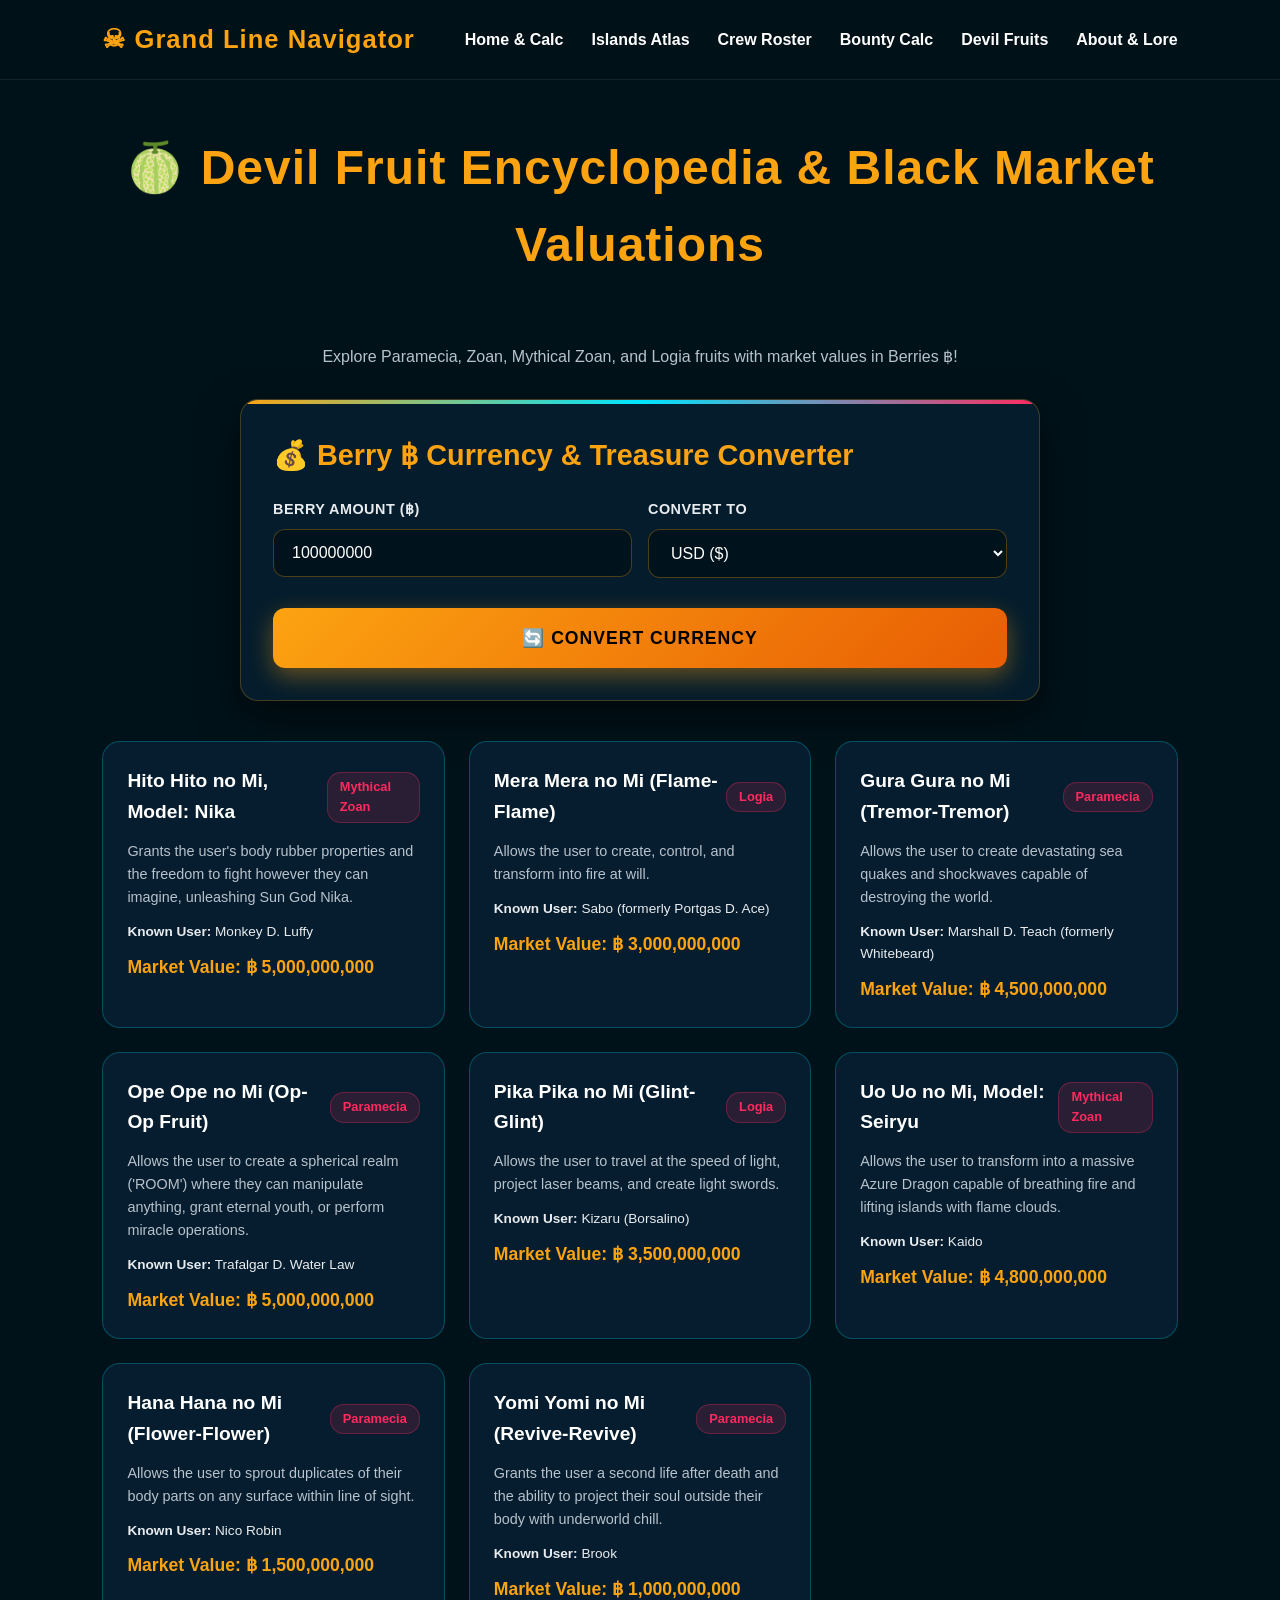
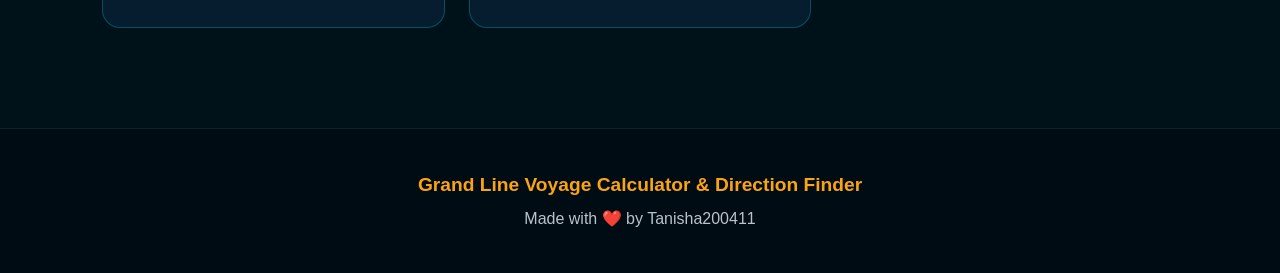
<file: GrandLineCalculator/pages/devil-fruit.html>
<!DOCTYPE html>
<html lang="en">
<head>
  <meta charset="UTF-8">
  <meta name="viewport" content="width=device-width, initial-scale=1.0">
  <title>Devil Fruit Encyclopedia & Berry Valuation | Grand Line Navigator</title>

  <link rel="stylesheet" href="../css/variables.css">
  <link rel="stylesheet" href="../css/navbar.css">
  <link rel="stylesheet" href="../css/cards.css">
  <link rel="stylesheet" href="../css/calculator.css">
  <link rel="stylesheet" href="../css/loader.css">
  <link rel="stylesheet" href="../css/responsive.css">
  <link rel="stylesheet" href="../css/style.css">
  <style>
    .fruit-grid {
      display: grid;
      grid-template-columns: repeat(auto-fill, minmax(290px, 1fr));
      gap: 24px;
      margin-top: 32px;
    }
    .fruit-card {
      background: rgba(6, 32, 51, 0.85);
      border: 1px solid rgba(0, 229, 255, 0.25);
      border-radius: 18px;
      padding: 24px;
      backdrop-filter: blur(10px);
      transition: transform 0.3s ease;
    }
    .fruit-card:hover {
      transform: translateY(-6px);
      border-color: var(--primary);
      box-shadow: 0 10px 30px rgba(0, 229, 255, 0.2);
    }
    .fruit-type-badge {
      background: rgba(255, 42, 95, 0.15);
      color: #ff2a5f;
      font-weight: 800;
      font-size: 0.8rem;
      padding: 4px 12px;
      border-radius: 14px;
      border: 1px solid rgba(255, 42, 95, 0.3);
    }
  </style>
</head>
<body>

<div id="loader">
  <div class="loader-content">
    <div class="skull">☠</div>
    <h1>Devil Fruit Vault</h1>
    <p>Cataloging Sea Demon Fruits...</p>
  </div>
</div>

<header>
<nav>
  <div class="logo">☠ Grand Line Navigator</div>
  <div class="menu-btn">☰</div>
  <ul>
    <li><a href="index.html">Home & Calc</a></li>
    <li><a href="islands.html">Islands Atlas</a></li>
    <li><a href="characters.html">Crew Roster</a></li>
    <li><a href="bounty.html">Bounty Calc</a></li>
    <li><a href="devil-fruit.html" class="active">Devil Fruits</a></li>
    <li><a href="about.html">About & Lore</a></li>
  </ul>
</nav>
</header>

<section style="padding-top:130px;">
  <div class="container">
    <h2>🍈 Devil Fruit Encyclopedia & Black Market Valuations</h2>
    <p class="text-center" style="color:var(--muted); max-width:700px; margin:0 auto 30px;">Explore Paramecia, Zoan, Mythical Zoan, and Logia fruits with market values in Berries ฿!</p>

    <!-- Berry Valuation Calculator -->
    <div class="calc-card" style="max-width:800px; margin:0 auto 40px;">
      <h3 class="calc-title">💰 Berry ฿ Currency & Treasure Converter</h3>
      <div class="form-row">
        <div class="form-group">
          <label for="berryAmount">Berry Amount (฿)</label>
          <input type="number" id="berryAmount" class="form-control" value="100000000">
        </div>
        <div class="form-group">
          <label for="currencyTarget">Convert To</label>
          <select id="currencyTarget" class="form-select">
            <option value="usd">USD ($)</option>
            <option value="eur">EUR (€)</option>
            <option value="jpy">JPY (¥)</option>
            <option value="gold">Gold Bullion Bars (kg)</option>
          </select>
        </div>
      </div>
      <button type="button" id="convertBerryBtn" class="btn-calc">🔄 Convert Currency</button>

      <div class="direction-highlight" id="convertResultBox" style="margin-top:16px; display:none;">
        <h4>Converted Value:</h4>
        <div class="vector-text" id="convertResultVal" style="color:#00e5ff;">$ 1,000,000</div>
      </div>
    </div>

    <div class="fruit-grid" id="fruitGrid">
      <!-- Injected via JavaScript -->
    </div>
  </div>
</section>

<footer>
  <p>Grand Line Voyage Calculator & Direction Finder</p>
  <p>Made with ❤️ by Tanisha200411</p>
</footer>

<script src="../js/navbar.js"></script>
<script src="../js/loader.js"></script>
<script>
document.addEventListener('DOMContentLoaded', async () => {
  let fruits = [];
  try {
    const res = await fetch('../data/fruits.json');
    if (res.ok) fruits = await res.json();
  } catch (e) {}

  const grid = document.getElementById('fruitGrid');
  if (grid) {
    grid.innerHTML = '';
    fruits.forEach(f => {
      const card = document.createElement('div');
      card.className = 'fruit-card';
      card.innerHTML = `
        <div style="display:flex; justify-content:space-between; align-items:center; margin-bottom:12px;">
          <h3 style="color:#ffffff; font-size:1.2rem;">${f.name}</h3>
          <span class="fruit-type-badge">${f.type}</span>
        </div>
        <p style="color:var(--muted); font-size:0.9rem; margin-bottom:12px;">${f.description}</p>
        <p style="color:#e9ecef; font-size:0.85rem;"><strong>Known User:</strong> ${f.user}</p>
        <p style="color:#fca311; font-weight:800; font-size:1.1rem; margin-top:10px;">Market Value: ฿ ${f.valueBerries.toLocaleString()}</p>
      `;
      grid.appendChild(card);
    });
  }

  // Currency Converter
  document.getElementById('convertBerryBtn')?.addEventListener('click', () => {
    const b = parseFloat(document.getElementById('berryAmount').value) || 0;
    const target = document.getElementById('currencyTarget').value;
    let res = "";

    // 1 Berry ≈ 0.01 USD (100 Berries ≈ $1)
    if (target === 'usd') res = `$ ${(b * 0.01).toLocaleString('en-US', {maximumFractionDigits:2})}`;
    if (target === 'eur') res = `€ ${(b * 0.0092).toLocaleString('en-US', {maximumFractionDigits:2})}`;
    if (target === 'jpy') res = `¥ ${(b * 1.5).toLocaleString('en-US', {maximumFractionDigits:2})}`;
    if (target === 'gold') res = `${(b * 0.00015).toFixed(2)} kg Gold`;

    const box = document.getElementById('convertResultBox');
    const val = document.getElementById('convertResultVal');
    if (box && val) {
      val.innerText = res;
      box.style.display = 'block';
    }
  });
});
</script>
</body>
</html>
</file>
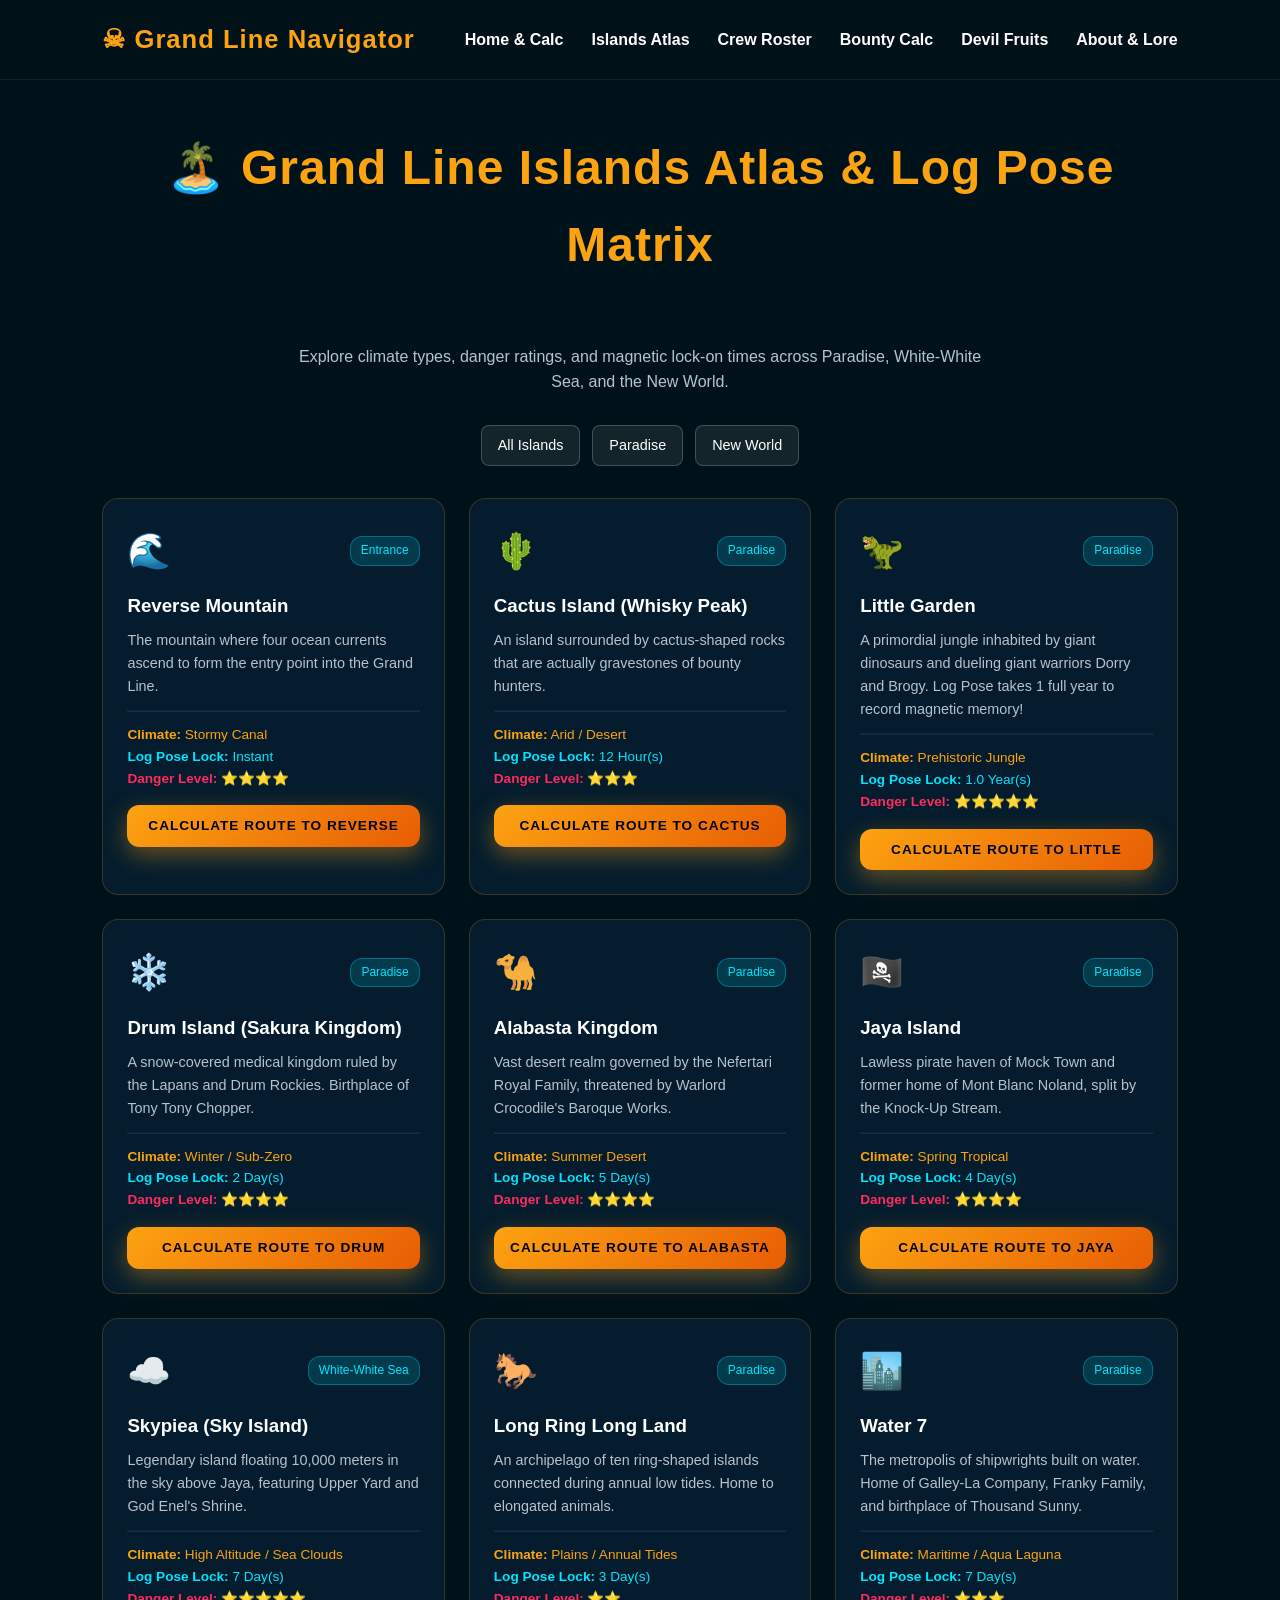
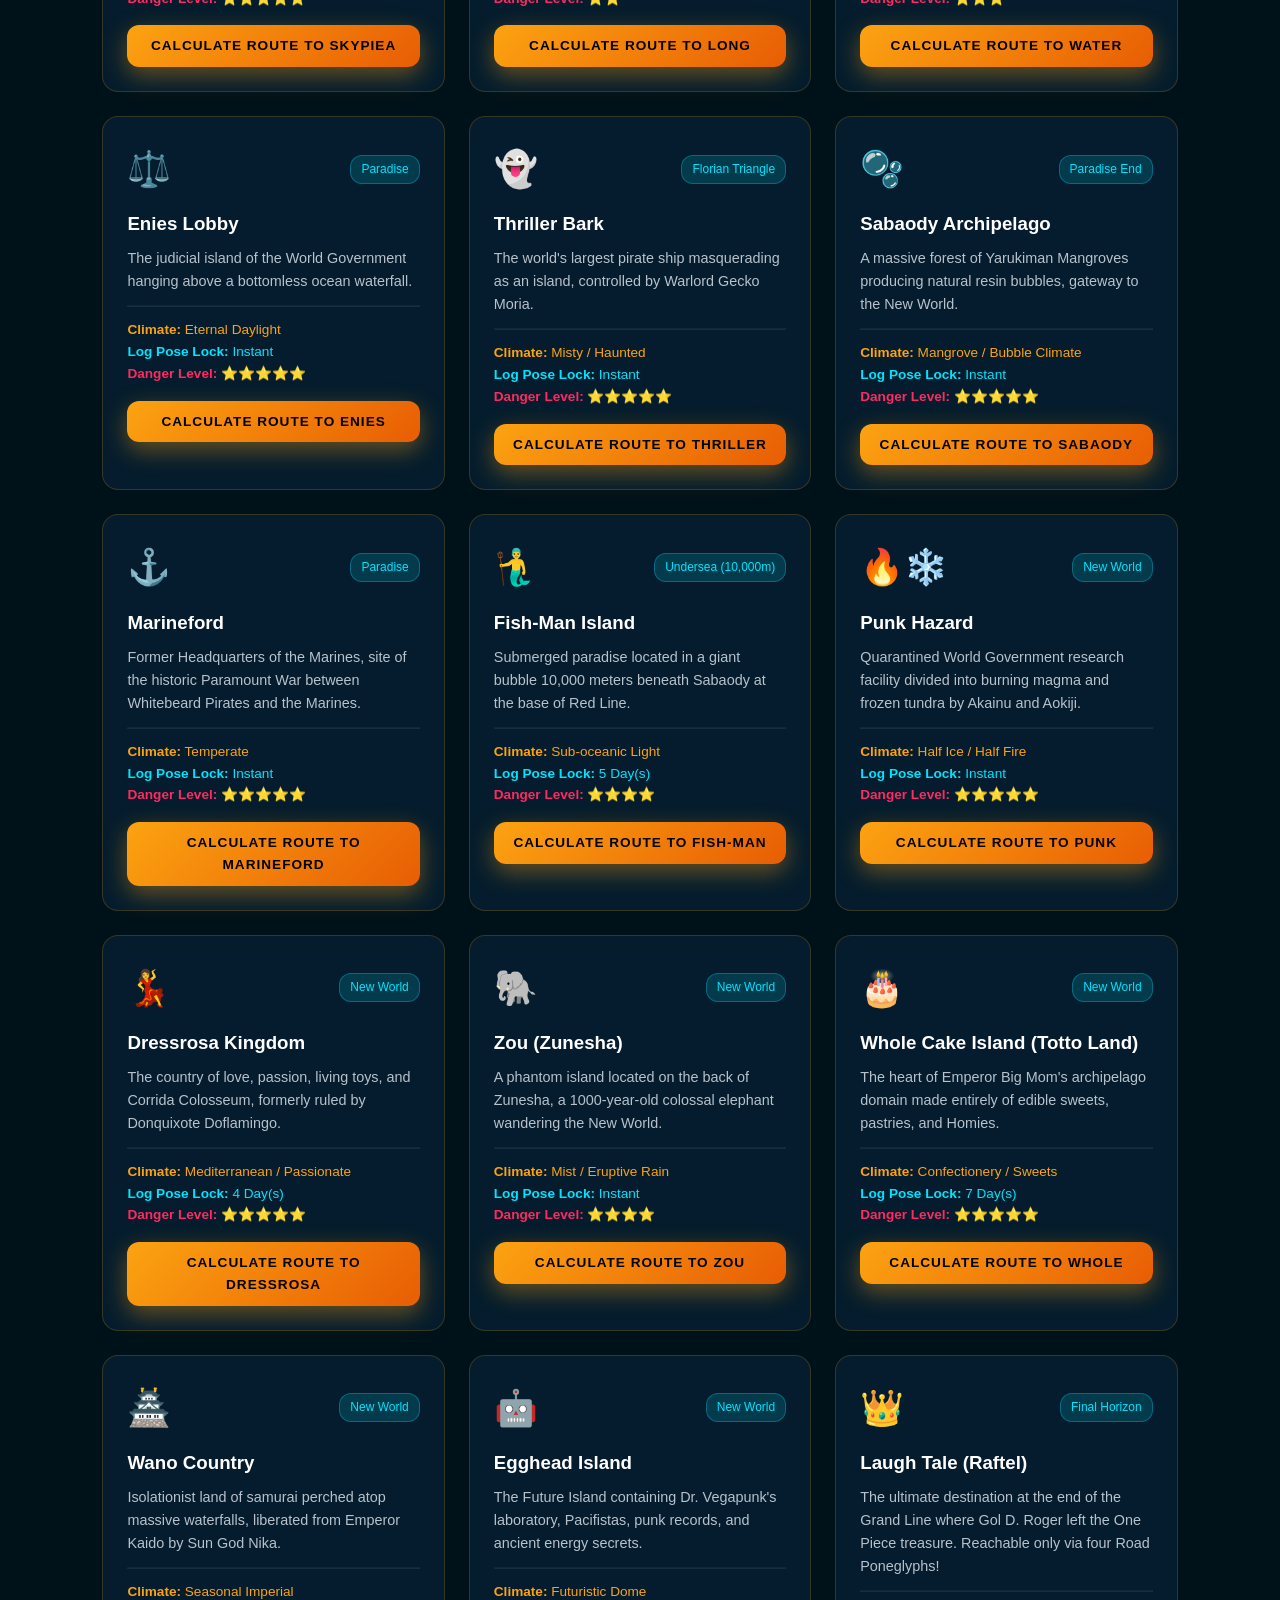
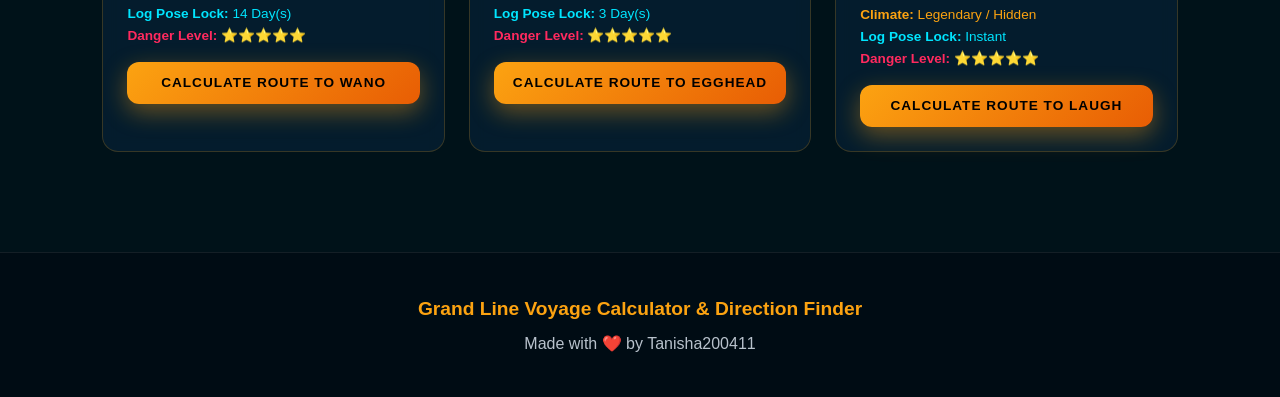
<file: GrandLineCalculator/pages/islands.html>
<!DOCTYPE html>
<html lang="en">
<head>
  <meta charset="UTF-8">
  <meta name="viewport" content="width=device-width, initial-scale=1.0">
  <title>Grand Line Islands Atlas | Weather & Log Pose Times</title>

  <link rel="stylesheet" href="../css/variables.css">
  <link rel="stylesheet" href="../css/navbar.css">
  <link rel="stylesheet" href="../css/cards.css">
  <link rel="stylesheet" href="../css/calculator.css">
  <link rel="stylesheet" href="../css/loader.css">
  <link rel="stylesheet" href="../css/responsive.css">
  <link rel="stylesheet" href="../css/style.css">
  <style>
    .island-grid {
      display: grid;
      grid-template-columns: repeat(auto-fill, minmax(280px, 1fr));
      gap: 24px;
      margin-top: 32px;
    }
    .island-card {
      background: rgba(6, 32, 51, 0.8);
      border: 1px solid rgba(252, 163, 17, 0.2);
      border-radius: 16px;
      padding: 24px;
      transition: transform 0.3s ease, border-color 0.3s ease;
      backdrop-filter: blur(8px);
    }
    .island-card:hover {
      transform: translateY(-6px);
      border-color: var(--primary);
      box-shadow: 0 10px 30px rgba(252, 163, 17, 0.2);
    }
    .island-header {
      display: flex;
      justify-content: space-between;
      align-items: center;
      margin-bottom: 12px;
    }
    .island-icon {
      font-size: 2.2rem;
    }
    .island-badge {
      background: rgba(0, 229, 255, 0.15);
      color: #00e5ff;
      font-size: 0.75rem;
      padding: 4px 10px;
      border-radius: 12px;
      border: 1px solid rgba(0, 229, 255, 0.3);
    }
  </style>
</head>
<body>

<div id="loader">
  <div class="loader-content">
    <div class="skull">☠</div>
    <h1>Grand Line Islands Atlas</h1>
    <p>Loading Magnetic Signatures...</p>
  </div>
</div>

<header>
<nav>
  <div class="logo">☠ Grand Line Navigator</div>
  <div class="menu-btn">☰</div>
  <ul>
    <li><a href="index.html">Home & Calc</a></li>
    <li><a href="islands.html" class="active">Islands Atlas</a></li>
    <li><a href="characters.html">Crew Roster</a></li>
    <li><a href="bounty.html">Bounty Calc</a></li>
    <li><a href="devil-fruits.html">Devil Fruits</a></li>
    <li><a href="about.html">About & Lore</a></li>
  </ul>
</nav>
</header>

<section style="padding-top:130px;">
  <div class="container">
    <h2>🏝️ Grand Line Islands Atlas & Log Pose Matrix</h2>
    <p class="text-center" style="color:var(--muted); max-width:700px; margin:0 auto 30px;">Explore climate types, danger ratings, and magnetic lock-on times across Paradise, White-White Sea, and the New World.</p>

    <!-- Filter Buttons -->
    <div style="display:flex; justify-content:center; gap:12px; flex-wrap:wrap; margin-bottom:30px;">
      <button class="btn-helm" onclick="filterIslands('all')">All Islands</button>
      <button class="btn-helm" onclick="filterIslands('Paradise')">Paradise</button>
      <button class="btn-helm" onclick="filterIslands('New World')">New World</button>
    </div>

    <div class="island-grid" id="islandsAtlasGrid">
      <!-- Injected via JavaScript -->
    </div>
  </div>
</section>

<footer>
  <p>Grand Line Voyage Calculator & Direction Finder</p>
  <p>Made with ❤️ by Tanisha200411</p>
</footer>

<script src="../js/navbar.js"></script>
<script src="../js/loader.js"></script>
<script>
let islandsData = [];

document.addEventListener('DOMContentLoaded', async () => {
  try {
    const res = await fetch('../data/islands.json');
    if (res.ok) islandsData = await res.json();
  } catch (e) {}

  renderIslands(islandsData);
});

function filterIslands(region) {
  if (region === 'all') {
    renderIslands(islandsData);
  } else {
    renderIslands(islandsData.filter(i => (i.sea || '').includes(region)));
  }
}

function renderIslands(list) {
  const grid = document.getElementById('islandsAtlasGrid');
  if (!grid) return;

  grid.innerHTML = '';
  list.forEach(isl => {
    let lockStr = "Instant";
    if (isl.lockTimeHours >= 8760) lockStr = `${(isl.lockTimeHours/8760).toFixed(1)} Year(s)`;
    else if (isl.lockTimeHours >= 24) lockStr = `${Math.round(isl.lockTimeHours/24)} Day(s)`;
    else if (isl.lockTimeHours > 0) lockStr = `${isl.lockTimeHours} Hour(s)`;

    const card = document.createElement('div');
    card.className = 'island-card';
    card.innerHTML = `
      <div class="island-header">
        <span class="island-icon">${isl.icon || '🏝️'}</span>
        <span class="island-badge">${isl.sea || 'Grand Line'}</span>
      </div>
      <h3 style="color:#ffffff; margin-bottom:8px;">${isl.name}</h3>
      <p style="color:var(--muted); font-size:0.9rem; margin-bottom:12px;">${isl.description}</p>
      <hr style="border-color:rgba(255,255,255,0.08); margin-bottom:12px;">
      <p style="font-size:0.85rem; color:#fca311;"><strong>Climate:</strong> ${isl.climate}</p>
      <p style="font-size:0.85rem; color:#00e5ff;"><strong>Log Pose Lock:</strong> ${lockStr}</p>
      <p style="font-size:0.85rem; color:#ff2a5f;"><strong>Danger Level:</strong> ${'⭐'.repeat(isl.danger || 3)}</p>
      <a href="index.html#calculator" class="btn-calc" style="margin-top:16px; padding:10px; font-size:0.85rem; text-align:center;">Calculate Route to ${isl.name.split(' ')[0]}</a>
    `;
    grid.appendChild(card);
  });
}
</script>
</body>
</html>
</file>
<file: GrandLineCalculator/css/variables.css>
/*==================================================
  VARIABLES.CSS
==================================================*/

:root{

  --primary:#fca311;
  --secondary:#14213d;
  --background:#001219;
  --surface:#062033;

  --white:#ffffff;
  --text:#e9ecef;
  --muted:#b8c2cc;

  --success:#2ecc71;
  --danger:#e63946;

  --shadow:0 12px 30px rgba(0,0,0,.35);
  --radius:18px;

  --navbar-height:80px;

  --transition-fast:.25s ease;
  --transition:.35s ease;
  --transition-slow:.6s ease;

  --font-main:'Segoe UI',Tahoma,Geneva,Verdana,sans-serif;

  --hero-gradient:
      linear-gradient(
      180deg,
      #0b3d60 0%,
      #08304f 40%,
      #001219 100%);

}

*{
  margin:0;
  padding:0;
  box-sizing:border-box;
}

html{
  scroll-behavior:smooth;
}

body{
  font-family:var(--font-main);
  background:var(--background);
  color:var(--text);
  overflow-x:hidden;
}

img{
  display:block;
  max-width:100%;
}

a{
  color:inherit;
  text-decoration:none;
}

ul{
  list-style:none;
}

button{
  border:none;
  cursor:pointer;
  font:inherit;
}
</file>
<file: GrandLineCalculator/css/navbar.css>
/*==================================================
  NAVBAR.CSS
==================================================*/

header{
    position:fixed;
    top:0;
    left:0;
    width:100%;
    z-index:1000;
}

nav{
    height:var(--navbar-height);
    display:flex;
    justify-content:space-between;
    align-items:center;
    padding:0 8%;
    background:rgba(0,18,25,.75);
    backdrop-filter:blur(12px);
    border-bottom:1px solid rgba(255,255,255,.08);
    transition:var(--transition);
}

nav.scrolled{
    background:rgba(0,10,15,.92);
    box-shadow:0 8px 25px rgba(0,0,0,.35);
}

.logo{
    color:var(--primary);
    font-size:1.6rem;
    font-weight:700;
    letter-spacing:1px;
}

nav ul{
    display:flex;
    align-items:center;
    gap:28px;
}

nav ul li a{
    color:var(--white);
    font-weight:600;
    position:relative;
    transition:var(--transition-fast);
}

nav ul li a::after{
    content:"";
    position:absolute;
    left:0;
    bottom:-6px;
    width:0;
    height:2px;
    background:var(--primary);
    transition:var(--transition-fast);
}

nav ul li a:hover{
    color:var(--primary);
}

nav ul li a:hover::after{
    width:100%;
}

.menu-btn{
    display:none;
    color:var(--white);
    font-size:2rem;
    cursor:pointer;
    user-select:none;
}

@media (max-width:768px){

    .menu-btn{
        display:block;
    }

    nav ul{
        position:absolute;
        top:100%;
        left:0;
        width:100%;
        background:#001219;
        flex-direction:column;
        gap:0;
        max-height:0;
        overflow:hidden;
        transition:max-height .35s ease;
    }

    nav ul.active{
        max-height:500px;
    }

    nav ul li{
        width:100%;
    }

    nav ul li a{
        display:block;
        padding:18px;
        text-align:center;
        border-bottom:1px solid rgba(255,255,255,.08);
    }
}
</file>
<file: GrandLineCalculator/css/hero.css>
/*==================================================
  HERO.CSS
==================================================*/

.hero{
    position:relative;
    min-height:100vh;
    display:flex;
    align-items:center;
    justify-content:center;
    text-align:center;
    overflow:hidden;
    padding:120px 8% 80px;
    background:var(--hero-gradient);
}

/* Overlay */
.hero .overlay{
    position:absolute;
    inset:0;
    background:linear-gradient(
        rgba(0,0,0,.25),
        rgba(0,0,0,.45)
    );
    z-index:1;
}

/* Decorative Sun */
.sun{
    position:absolute;
    top:10%;
    right:10%;
    width:180px;
    height:180px;
    border-radius:50%;
    background:radial-gradient(circle,#ffd166,#fca311 60%,transparent 75%);
    filter:blur(2px);
    opacity:.9;
    animation:floatSun 6s ease-in-out infinite;
    z-index:0;
}

/* Decorative Compass */
.compass{
    position:absolute;
    width:380px;
    height:380px;
    border:3px solid rgba(255,255,255,.08);
    border-radius:50%;
    left:-100px;
    bottom:-120px;
    opacity:.18;
    animation:spinCompass 40s linear infinite;
    z-index:0;
}

.compass::before,
.compass::after{
    content:"";
    position:absolute;
    inset:50%;
    transform:translate(-50%,-50%);
    background:rgba(255,255,255,.08);
}

.compass::before{
    width:3px;
    height:100%;
}

.compass::after{
    width:100%;
    height:3px;
}

/* Clouds */

.cloud{
    position:absolute;
    width:220px;
    height:70px;
    background:rgba(255,255,255,.12);
    border-radius:100px;
    filter:blur(4px);
    z-index:0;
}

.cloud1{
    top:18%;
    left:-250px;
    animation:cloudMove1 35s linear infinite;
}

.cloud2{
    top:32%;
    right:-250px;
    animation:cloudMove2 45s linear infinite;
}

/* Hero Content */

.hero-content{
    position:relative;
    z-index:2;
    max-width:850px;
}

.hero-content h1{
    font-size:clamp(3rem,7vw,5.8rem);
    color:var(--white);
    line-height:1.1;
    margin-bottom:25px;
    text-shadow:0 8px 25px rgba(0,0,0,.45);
}

.hero-content p{
    font-size:1.2rem;
    color:var(--muted);
    max-width:700px;
    margin:0 auto 40px;
}

.start-btn{
    display:inline-block;
}

/* Waves */

.waves{
    position:absolute;
    left:0;
    bottom:0;
    width:100%;
    height:120px;
    background:
        radial-gradient(circle at 25px 0,#0d3b66 25px,transparent 26px) repeat-x;
    background-size:60px 60px;
    opacity:.45;
    z-index:1;
}

/* Animations */

@keyframes spinCompass{
    from{transform:rotate(0deg);}
    to{transform:rotate(360deg);}
}

@keyframes floatSun{
    0%,100%{transform:translateY(0);}
    50%{transform:translateY(-12px);}
}

@keyframes cloudMove1{
    from{transform:translateX(0);}
    to{transform:translateX(calc(100vw + 500px));}
}

@keyframes cloudMove2{
    from{transform:translateX(0);}
    to{transform:translateX(calc(-100vw - 500px));}
}
</file>
<file: GrandLineCalculator/css/cards.css>
/*==================================================
  CARDS.CSS
==================================================*/

/* Shared card grid */
.cards{
    width:min(1200px,100%);
    margin:0 auto;
    display:grid;
    grid-template-columns:repeat(auto-fit,minmax(260px,1fr));
    gap:30px;
}

/* Generic card */
.card{
    background:rgba(255,255,255,.06);
    border:1px solid rgba(255,255,255,.08);
    border-radius:20px;
    overflow:hidden;
    backdrop-filter:blur(10px);
    box-shadow:var(--shadow);
    transition:transform .35s ease, box-shadow .35s ease, border-color .35s ease;
    text-align:center;
}

.card:hover{
    transform:translateY(-10px);
    border-color:var(--primary);
    box-shadow:0 18px 40px rgba(252,163,17,.25);
}

/* Images */
.card img{
    width:100%;
    height:320px;
    object-fit:cover;
    display:block;
}

/* Card content */
.card h3{
    color:var(--white);
    font-size:1.5rem;
    margin:22px 16px 8px;
}

.card p{
    color:var(--muted);
    font-size:1rem;
    margin:0 16px 14px;
}

.card span{
    display:inline-block;
    margin:0 0 24px;
    padding:8px 18px;
    border-radius:999px;
    background:var(--primary);
    color:#111;
    font-weight:700;
    font-size:.9rem;
}

/* Character section */
.characters{
    background:linear-gradient(180deg,#021926,#001219);
}

.characters .card{
    cursor:pointer;
}

/* Explore section cards (links) */
.explore .card{
    min-height:180px;
    display:flex;
    align-items:center;
    justify-content:center;
    text-decoration:none;
}

.explore .card h3{
    margin:0;
    color:var(--white);
    transition:color .3s ease;
}

.explore .card:hover h3{
    color:var(--primary);
}

/* Small screens */
@media (max-width:768px){

    .cards{
        grid-template-columns:1fr;
        gap:22px;
    }

    .card img{
        height:280px;
    }

    .card h3{
        font-size:1.35rem;
    }
}
</file>
<file: GrandLineCalculator/css/calculator.css>
/*==================================================
  CALCULATOR.CSS - Grand Line Navigation & Math Tools
==================================================*/

.calc-section {
  padding: 60px 8%;
  position: relative;
  z-index: 2;
}

.calc-grid {
  display: grid;
  grid-template-columns: 1fr 1fr;
  gap: 32px;
  align-items: start;
}

@media (max-width: 1024px) {
  .calc-grid {
    grid-template-columns: 1fr;
  }
}

/* Panel Containers */
.calc-card {
  background: rgba(6, 32, 51, 0.75);
  border: 1px solid rgba(252, 163, 17, 0.25);
  border-radius: var(--radius);
  padding: 32px;
  backdrop-filter: blur(12px);
  box-shadow: 0 16px 40px rgba(0, 0, 0, 0.5);
  position: relative;
  overflow: hidden;
  transition: var(--transition);
}

.calc-card::before {
  content: '';
  position: absolute;
  top: 0;
  left: 0;
  width: 100%;
  height: 4px;
  background: linear-gradient(90deg, #fca311, #00e5ff, #ff2a5f);
}

.calc-title {
  font-size: 1.8rem;
  color: var(--primary);
  margin-bottom: 20px;
  display: flex;
  align-items: center;
  gap: 12px;
}

.calc-subtitle {
  color: var(--muted);
  font-size: 0.95rem;
  margin-bottom: 24px;
}

/* Form Layout */
.form-group {
  margin-bottom: 20px;
}

.form-group label {
  display: block;
  font-weight: 600;
  color: var(--text);
  margin-bottom: 8px;
  font-size: 0.9rem;
  letter-spacing: 0.5px;
  text-transform: uppercase;
}

.form-control, .form-select {
  width: 100%;
  padding: 14px 18px;
  background: rgba(0, 18, 25, 0.8);
  border: 1px solid rgba(252, 163, 17, 0.3);
  border-radius: 12px;
  color: #ffffff;
  font-size: 1rem;
  font-family: inherit;
  outline: none;
  transition: border-color var(--transition-fast), box-shadow var(--transition-fast);
}

.form-control:focus, .form-select:focus {
  border-color: var(--primary);
  box-shadow: 0 0 15px rgba(252, 163, 17, 0.3);
}

.form-row {
  display: grid;
  grid-template-columns: 1fr 1fr;
  gap: 16px;
}

@media (max-width: 600px) {
  .form-row {
    grid-template-columns: 1fr;
  }
}

/* Buttons */
.btn-calc {
  width: 100%;
  padding: 16px;
  border-radius: 12px;
  background: linear-gradient(135deg, #fca311 0%, #e85d04 100%);
  color: #000;
  font-weight: 800;
  font-size: 1.1rem;
  letter-spacing: 1px;
  text-transform: uppercase;
  border: none;
  cursor: pointer;
  box-shadow: 0 8px 25px rgba(252, 163, 17, 0.4);
  transition: transform var(--transition-fast), box-shadow var(--transition-fast);
  display: flex;
  align-items: center;
  justify-content: center;
  gap: 10px;
  margin-top: 10px;
}

.btn-calc:hover {
  transform: translateY(-3px);
  box-shadow: 0 12px 35px rgba(252, 163, 17, 0.6);
}

/* --- MATHEMATICAL CALCULATOR KEYPAD & DISPLAY --- */
.math-display-screen {
  background: rgba(0, 18, 25, 0.95);
  border: 1px solid rgba(0, 229, 255, 0.4);
  border-radius: 14px;
  padding: 16px 20px;
  text-align: right;
  margin-bottom: 20px;
  box-shadow: inset 0 4px 15px rgba(0, 0, 0, 0.8);
}

.math-expr-line {
  font-size: 0.95rem;
  color: var(--muted);
  min-height: 22px;
  word-break: break-all;
  font-family: 'Courier New', Courier, monospace;
}

.math-res-line {
  font-size: 2.2rem;
  font-weight: 900;
  color: var(--primary);
  min-height: 44px;
  word-break: break-all;
  text-shadow: 0 0 12px rgba(252, 163, 17, 0.3);
  font-family: 'Courier New', Courier, monospace;
}

.math-keypad {
  display: grid;
  grid-template-columns: repeat(4, 1fr);
  gap: 10px;
}

.math-key {
  padding: 16px 8px;
  background: rgba(255, 255, 255, 0.06);
  border: 1px solid rgba(255, 255, 255, 0.12);
  border-radius: 12px;
  color: #ffffff;
  font-size: 1.15rem;
  font-weight: 700;
  cursor: pointer;
  transition: all 0.15s ease;
  user-select: none;
}

.math-key:hover {
  background: rgba(252, 163, 17, 0.2);
  border-color: var(--primary);
  transform: translateY(-2px);
}

.math-key:active {
  transform: translateY(1px);
}

.math-key.operator {
  background: rgba(0, 229, 255, 0.15);
  color: #00e5ff;
  border-color: rgba(0, 229, 255, 0.3);
}

.math-key.operator:hover {
  background: rgba(0, 229, 255, 0.3);
}

.math-key.berry-key {
  background: rgba(252, 163, 17, 0.18);
  color: #fca311;
  font-weight: 800;
  border-color: rgba(252, 163, 17, 0.4);
}

.math-key.berry-key:hover {
  background: var(--primary);
  color: #000;
}

.math-key.action-key {
  background: rgba(255, 42, 95, 0.2);
  color: #ff2a5f;
  border-color: rgba(255, 42, 95, 0.4);
}

.math-key.action-key:hover {
  background: #ff2a5f;
  color: #fff;
}

.math-key.equals-key {
  grid-column: span 2;
  background: linear-gradient(135deg, #fca311 0%, #e85d04 100%);
  color: #000;
  font-size: 1.4rem;
  font-weight: 900;
}

.math-key.equals-key:hover {
  filter: brightness(1.15);
  box-shadow: 0 6px 20px rgba(252, 163, 17, 0.5);
}

.math-history-container {
  margin-top: 20px;
  background: rgba(0, 18, 25, 0.8);
  border: 1px solid rgba(255, 255, 255, 0.08);
  border-radius: 12px;
  padding: 14px;
}

.math-history-title {
  font-size: 0.85rem;
  color: var(--muted);
  text-transform: uppercase;
  margin-bottom: 8px;
}

.math-history-list {
  list-style: none;
  max-height: 120px;
  overflow-y: auto;
  padding: 0;
  margin: 0;
}

/* Log Pose Visualizer & Canvas */
.compass-container {
  display: flex;
  flex-direction: column;
  align-items: center;
  justify-content: center;
  padding: 20px;
  background: radial-gradient(circle, rgba(6, 50, 80, 0.6) 0%, rgba(0, 18, 25, 0.9) 100%);
  border-radius: var(--radius);
  border: 1px solid rgba(0, 229, 255, 0.3);
  position: relative;
}

#compassCanvas {
  max-width: 100%;
  height: auto;
  filter: drop-shadow(0 10px 20px rgba(0,0,0,0.6));
}

.compass-readout {
  display: grid;
  grid-template-columns: repeat(3, 1fr);
  gap: 12px;
  width: 100%;
  margin-top: 20px;
}

.readout-box {
  background: rgba(0, 18, 25, 0.9);
  border: 1px solid rgba(252, 163, 17, 0.2);
  border-radius: 10px;
  padding: 12px 8px;
  text-align: center;
}

.readout-label {
  font-size: 0.75rem;
  color: var(--muted);
  text-transform: uppercase;
}

.readout-value {
  font-size: 1.2rem;
  font-weight: 700;
  color: #00e5ff;
  margin-top: 4px;
}

/* Results Display */
.results-card {
  margin-top: 24px;
  background: rgba(0, 18, 25, 0.85);
  border: 1px solid rgba(0, 229, 255, 0.4);
  border-radius: 14px;
  padding: 24px;
  display: none;
  animation: fadeIn 0.4s ease-out;
}

.results-card.active {
  display: block;
}

.result-header {
  display: flex;
  justify-content: space-between;
  align-items: center;
  border-bottom: 1px solid rgba(255, 255, 255, 0.1);
  padding-bottom: 12px;
  margin-bottom: 16px;
}

.result-header h3 {
  color: var(--primary);
  font-size: 1.3rem;
}

.result-badge {
  background: rgba(0, 229, 255, 0.15);
  color: #00e5ff;
  padding: 4px 12px;
  border-radius: 20px;
  font-size: 0.85rem;
  border: 1px solid rgba(0, 229, 255, 0.3);
}

.result-metrics {
  display: grid;
  grid-template-columns: repeat(auto-fit, minmax(130px, 1fr));
  gap: 16px;
  margin-bottom: 20px;
}

.metric-item {
  background: rgba(255, 255, 255, 0.03);
  padding: 14px;
  border-radius: 10px;
  border: 1px solid rgba(255, 255, 255, 0.05);
  text-align: center;
}

.metric-val {
  font-size: 1.4rem;
  font-weight: 800;
  color: #ffffff;
}

.metric-lbl {
  font-size: 0.8rem;
  color: var(--muted);
  margin-top: 2px;
}

.direction-highlight {
  background: linear-gradient(135deg, rgba(252, 163, 17, 0.15), rgba(0, 229, 255, 0.15));
  border: 1px dashed var(--primary);
  padding: 16px;
  border-radius: 12px;
  text-align: center;
  margin-top: 16px;
}

.direction-highlight h4 {
  color: #ffffff;
  font-size: 0.9rem;
  text-transform: uppercase;
}

.direction-highlight .vector-text {
  font-size: 1.6rem;
  font-weight: 900;
  color: #fca311;
  margin-top: 4px;
}

/* Steering Helm Controls */
.helm-controls {
  display: flex;
  gap: 12px;
  justify-content: center;
  margin-top: 16px;
}

.btn-helm {
  background: rgba(255, 255, 255, 0.08);
  border: 1px solid rgba(255, 255, 255, 0.2);
  color: #fff;
  padding: 8px 16px;
  border-radius: 8px;
  cursor: pointer;
  transition: var(--transition-fast);
  font-size: 0.9rem;
}

.btn-helm:hover {
  background: var(--primary);
  color: #000;
}

/* Sound Toggle */
.audio-toggle-btn {
  position: fixed;
  bottom: 24px;
  right: 24px;
  width: 50px;
  height: 50px;
  border-radius: 50%;
  background: rgba(6, 32, 51, 0.9);
  border: 2px solid var(--primary);
  color: var(--primary);
  font-size: 1.3rem;
  display: flex;
  align-items: center;
  justify-content: center;
  cursor: pointer;
  box-shadow: 0 8px 20px rgba(0,0,0,0.5);
  z-index: 1000;
  transition: transform var(--transition-fast);
}

.audio-toggle-btn:hover {
  transform: scale(1.1);
}
</file>
<file: GrandLineCalculator/css/map.css>
/*=========================================================
                    GRAND LINE MAP
=========================================================*/

.map-section{

padding:120px 8%;

background:#031926;

position:relative;

overflow:hidden;

}

.map-section h2{

text-align:center;

font-size:3rem;

color:#FCA311;

margin-bottom:70px;

}

.map{

position:relative;

max-width:1200px;

margin:auto;

}

.map img{

width:100%;

border-radius:25px;

box-shadow:0 20px 50px rgba(0,0,0,.45);

}

/*======================================*/

.location{

position:absolute;

width:22px;

height:22px;

border-radius:50%;

background:#FCA311;

cursor:pointer;

transition:.35s;

box-shadow:

0 0 15px #FCA311;

animation:pulseLocation 2s infinite;

}

.location:hover{

transform:scale(1.5);

background:white;

}

/*======================================*/

.tooltip{

position:absolute;

padding:12px 18px;

background:#001219;

color:white;

border-radius:10px;

font-size:15px;

opacity:0;

pointer-events:none;

transition:.3s;

white-space:nowrap;

}

.location:hover .tooltip{

opacity:1;

transform:translateY(-10px);

}

@keyframes pulseLocation{

0%{

box-shadow:0 0 5px #FCA311;

}

50%{

box-shadow:0 0 25px #FCA311;

}

100%{

box-shadow:0 0 5px #FCA311;

}

}

/*=========================================================
                    POPUP
=========================================================*/

.map-popup{

position:fixed;

top:50%;

left:50%;

transform:translate(-50%,-50%) scale(.8);

width:420px;

max-width:90%;

background:#001219;

padding:35px;

border-radius:20px;

color:white;

box-shadow:0 20px 60px rgba(0,0,0,.5);

opacity:0;

pointer-events:none;

transition:.35s;

z-index:99999;

}

.map-popup.show{

opacity:1;

pointer-events:auto;

transform:translate(-50%,-50%) scale(1);

}

.map-popup h2{

color:#FCA311;

margin-bottom:20px;

}

.map-popup hr{

margin:20px 0;

border:none;

height:1px;

background:rgba(255,255,255,.15);

}

.close-popup{

position:absolute;

right:18px;

top:10px;

font-size:34px;

cursor:pointer;

transition:.3s;

}

.close-popup:hover{

color:#FCA311;

}
</file>
<file: GrandLineCalculator/css/loader.css>
/*==================================================
  LOADER.CSS
==================================================*/

#loader {
    position: fixed;
    inset: 0;
    background: linear-gradient(180deg, #001219, #021926);
    display: flex;
    align-items: center;
    justify-content: center;
    z-index: 99999;
    transition: opacity .4s ease, visibility .4s ease;
}

#loader.hidden,
#loader.loader-hide {
    opacity: 0 !important;
    visibility: hidden !important;
    pointer-events: none !important;
    display: none !important;
}

.loader-content {
    text-align: center;
    animation: loaderFade 0.6s ease;
}

.skull {
    font-size: 5rem;
    color: var(--primary);
    animation: loaderFloat 2s ease-in-out infinite;
    text-shadow: 0 0 25px rgba(252, 163, 17, 0.45);
}

.loader-content h1 {
    margin-top: 18px;
    color: var(--white);
    font-size: 2rem;
    letter-spacing: 1px;
}

.loader-content p {
    margin-top: 10px;
    color: var(--muted);
    font-size: 1rem;
    position: relative;
}

.loader-content p::after {
    content: "";
    display: inline-block;
    width: 1.2em;
    text-align: left;
    animation: dots 1.5s steps(4, end) infinite;
}

@keyframes loaderFloat {
    0%, 100% {
        transform: translateY(0) rotate(0deg);
    }
    50% {
        transform: translateY(-12px) rotate(-6deg);
    }
}

@keyframes loaderFade {
    from {
        opacity: 0;
        transform: scale(.9);
    }
    to {
        opacity: 1;
        transform: scale(1);
    }
}

@keyframes dots {
    0% { content: ""; }
    25% { content: "."; }
    50% { content: ".."; }
    75% { content: "..."; }
    100% { content: ""; }
}

@media (max-width: 768px) {
    .skull {
        font-size: 4rem;
    }
    .loader-content h1 {
        font-size: 1.6rem;
    }
    .loader-content p {
        font-size: .95rem;
    }
}
</file>
<file: GrandLineCalculator/css/animations.css>
/*==================================================
  ANIMATIONS.CSS
==================================================*/

/* Fade In */
.fade-in{
    opacity:0;
    transform:translateY(40px);
    transition:opacity .8s ease, transform .8s ease;
}

.fade-in.show{
    opacity:1;
    transform:translateY(0);
}

/* Float */
.float{
    animation:floatAnimation 4s ease-in-out infinite;
}

@keyframes floatAnimation{
    0%,100%{
        transform:translateY(0);
    }
    50%{
        transform:translateY(-12px);
    }
}

/* Pulse */
.pulse{
    animation:pulseAnimation 2s infinite;
}

@keyframes pulseAnimation{
    0%{
        transform:scale(1);
    }
    50%{
        transform:scale(1.05);
    }
    100%{
        transform:scale(1);
    }
}

/* Rotate */
.rotate{
    animation:rotateAnimation 18s linear infinite;
}

@keyframes rotateAnimation{
    from{
        transform:rotate(0deg);
    }
    to{
        transform:rotate(360deg);
    }
}

/* Shine Effect */
.shine{
    position:relative;
    overflow:hidden;
}

.shine::before{
    content:"";
    position:absolute;
    top:0;
    left:-120%;
    width:60%;
    height:100%;
    background:linear-gradient(
        90deg,
        transparent,
        rgba(255,255,255,.35),
        transparent
    );
}

.shine:hover::before{
    animation:shineMove .9s ease;
}

@keyframes shineMove{
    from{
        left:-120%;
    }
    to{
        left:140%;
    }
}

/* Wave */
.wave{
    animation:waveAnimation 2.8s ease-in-out infinite;
    transform-origin:70% 70%;
}

@keyframes waveAnimation{
    0%{transform:rotate(0deg);}
    15%{transform:rotate(12deg);}
    30%{transform:rotate(-8deg);}
    45%{transform:rotate(12deg);}
    60%{transform:rotate(-4deg);}
    100%{transform:rotate(0deg);}
}

/* Reveal */
.reveal-left{
    opacity:0;
    transform:translateX(-60px);
    transition:all .8s ease;
}

.reveal-right{
    opacity:0;
    transform:translateX(60px);
    transition:all .8s ease;
}

.reveal-left.show,
.reveal-right.show{
    opacity:1;
    transform:translateX(0);
}
</file>
<file: GrandLineCalculator/css/responsive.css>
/*==================================================
  RESPONSIVE.CSS
==================================================*/

/* ---------- Large Tablets ---------- */
@media (max-width: 1024px){

    section{
        padding:80px 6%;
    }

    .hero-content h1{
        font-size:4rem;
    }

    .cards{
        grid-template-columns:repeat(2,minmax(240px,1fr));
    }

}

/* ---------- Tablets ---------- */
@media (max-width:768px){

    section{
        padding:70px 5%;
    }

    .hero{
        min-height:90vh;
        padding-top:110px;
    }

    .hero-content h1{
        font-size:3rem;
    }

    .hero-content p{
        font-size:1rem;
    }

    .start-btn{
        padding:12px 28px;
    }

    .cards{
        grid-template-columns:1fr;
        gap:22px;
    }

    .sun{
        width:120px;
        height:120px;
    }

    .compass{
        width:260px;
        height:260px;
    }

    .cloud{
        display:none;
    }

    footer{
        padding:28px 16px;
    }
}

/* ---------- Phones ---------- */
@media (max-width:480px){

    section{
        padding:60px 20px;
    }

    .hero-content h1{
        font-size:2.3rem;
    }

    .hero-content p{
        font-size:.95rem;
    }

    .logo{
        font-size:1.25rem;
    }

    .card img{
        height:240px;
    }

    .card h3{
        font-size:1.2rem;
    }

    .card p{
        font-size:.95rem;
    }

    .card span{
        font-size:.8rem;
        padding:6px 14px;
    }

    .start-btn{
        width:100%;
        text-align:center;
    }

    footer p{
        font-size:.9rem;
    }
}

/* ---------- Small Phones ---------- */
@media (max-width:360px){

    .hero-content h1{
        font-size:2rem;
    }

    .logo{
        font-size:1.1rem;
    }

    .menu-btn{
        font-size:1.7rem;
    }
}
</file>
<file: GrandLineCalculator/css/style.css>
/*==================================================
  STYLE.CSS
  Global page styling for Grand Line Adventure
==================================================*/

body{
    background: var(--background);
    color: var(--text);
    line-height:1.6;
}

/* =======================
   Sections
======================= */

section{
    width:100%;
    padding:100px 8%;
    position:relative;
}

section h2{
    text-align:center;
    font-size:clamp(2rem,4vw,3rem);
    color:var(--primary);
    margin-bottom:60px;
    letter-spacing:1px;
}

/* =======================
   Shared Containers
======================= */

.container{
    width:min(1200px,100%);
    margin:auto;
}

/* =======================
   Buttons
======================= */

.start-btn,
.btn{
    display:inline-block;
    padding:14px 34px;
    border-radius:999px;
    background:var(--primary);
    color:#111;
    font-weight:700;
    transition:var(--transition);
    box-shadow:var(--shadow);
}

.start-btn:hover,
.btn:hover{
    transform:translateY(-4px);
    filter:brightness(1.08);
}

/* =======================
   Explore Cards
======================= */

.explore .cards{
    display:grid;
    grid-template-columns:repeat(auto-fit,minmax(220px,1fr));
    gap:24px;
}

.explore .card{
    background:rgba(255,255,255,.06);
    border:1px solid rgba(255,255,255,.08);
    border-radius:var(--radius);
    min-height:170px;
    display:flex;
    align-items:center;
    justify-content:center;
    text-align:center;
    transition:var(--transition);
    backdrop-filter:blur(8px);
}

.explore .card:hover{
    transform:translateY(-8px);
    border-color:var(--primary);
    box-shadow:0 12px 30px rgba(252,163,17,.25);
}

.explore .card h3{
    color:var(--white);
    font-size:1.4rem;
}

/* =======================
   Footer
======================= */

footer{
    background:#000c14;
    padding:35px 20px;
    text-align:center;
    border-top:1px solid rgba(255,255,255,.08);
}

footer p{
    color:var(--muted);
    margin:6px 0;
}

footer p:first-child{
    color:var(--primary);
    font-size:1.2rem;
    font-weight:700;
}

/* =======================
   Utility
======================= */

.hidden{
    display:none!important;
}

.text-center{
    text-align:center;
}

.mt-2{margin-top:20px;}
.mt-4{margin-top:40px;}
.mb-2{margin-bottom:20px;}
.mb-4{margin-bottom:40px;}
</file>
<file: GrandLineCalculator/css/bounty.css>
/*==================================================
  BOUNTY.CSS
==================================================*/

/* Page Layout */
.bounty-page{
    padding:120px 8% 80px;
    min-height:100vh;
    background:linear-gradient(180deg,#001219,#021926);
}

.bounty-page h1,
.bounty-page h2{
    text-align:center;
    color:var(--primary);
    margin-bottom:18px;
}

.bounty-page p{
    text-align:center;
    color:var(--muted);
    margin-bottom:40px;
}

/* Search Bar */
.bounty-search{
    max-width:600px;
    margin:0 auto 50px;
    display:flex;
    gap:12px;
}

.bounty-search input{
    flex:1;
    padding:14px 18px;
    border:none;
    border-radius:999px;
    outline:none;
    background:rgba(255,255,255,.08);
    color:var(--white);
    border:1px solid rgba(255,255,255,.08);
}

.bounty-search input::placeholder{
    color:var(--muted);
}

.bounty-search button{
    padding:14px 24px;
    border:none;
    border-radius:999px;
    background:var(--primary);
    color:#111;
    font-weight:700;
    cursor:pointer;
    transition:var(--transition);
}

.bounty-search button:hover{
    transform:translateY(-2px);
}

/* Wanted Poster Grid */
.bounty-grid{
    display:grid;
    grid-template-columns:repeat(auto-fit,minmax(260px,1fr));
    gap:30px;
}

/* Wanted Poster */
.poster{
    perspective:1200px;
}

.poster-inner{
    position:relative;
    width:100%;
    height:470px;
    transform-style:preserve-3d;
    transition:transform .8s;
}

.poster:hover .poster-inner{
    transform:rotateY(180deg);
}

.poster-front,
.poster-back{
    position:absolute;
    inset:0;
    backface-visibility:hidden;
    border-radius:20px;
    overflow:hidden;
    box-shadow:var(--shadow);
}

/* Front */
.poster-front{
    background:#e7d3a7;
    color:#2f1c05;
    border:6px solid #8b6b34;
    display:flex;
    flex-direction:column;
    align-items:center;
}

.poster-front h3{
    margin:18px 0 8px;
    font-size:2rem;
    letter-spacing:2px;
}

.poster-front img{
    width:85%;
    height:250px;
    object-fit:cover;
    border:4px solid #8b6b34;
    margin:10px 0;
}

.poster-front h4{
    font-size:1.4rem;
    margin:14px 0 8px;
}

.poster-front .bounty{
    margin-top:auto;
    margin-bottom:20px;
    font-weight:700;
    font-size:1.15rem;
}

/* Back */
.poster-back{
    background:#062033;
    color:var(--white);
    transform:rotateY(180deg);
    padding:30px;
    display:flex;
    flex-direction:column;
    justify-content:center;
    text-align:center;
    border:1px solid rgba(255,255,255,.08);
}

.poster-back h4{
    color:var(--primary);
    margin-bottom:20px;
}

.poster-back p{
    color:var(--muted);
    margin-bottom:16px;
}

/* Badge */
.role-badge{
    display:inline-block;
    margin-top:12px;
    padding:8px 18px;
    border-radius:999px;
    background:var(--primary);
    color:#111;
    font-weight:700;
}

/* Responsive */
@media(max-width:768px){

    .poster-inner{
        height:430px;
    }

    .poster-front img{
        height:210px;
    }

    .bounty-search{
        flex-direction:column;
    }

    .bounty-search button{
        width:100%;
    }
}
</file>
